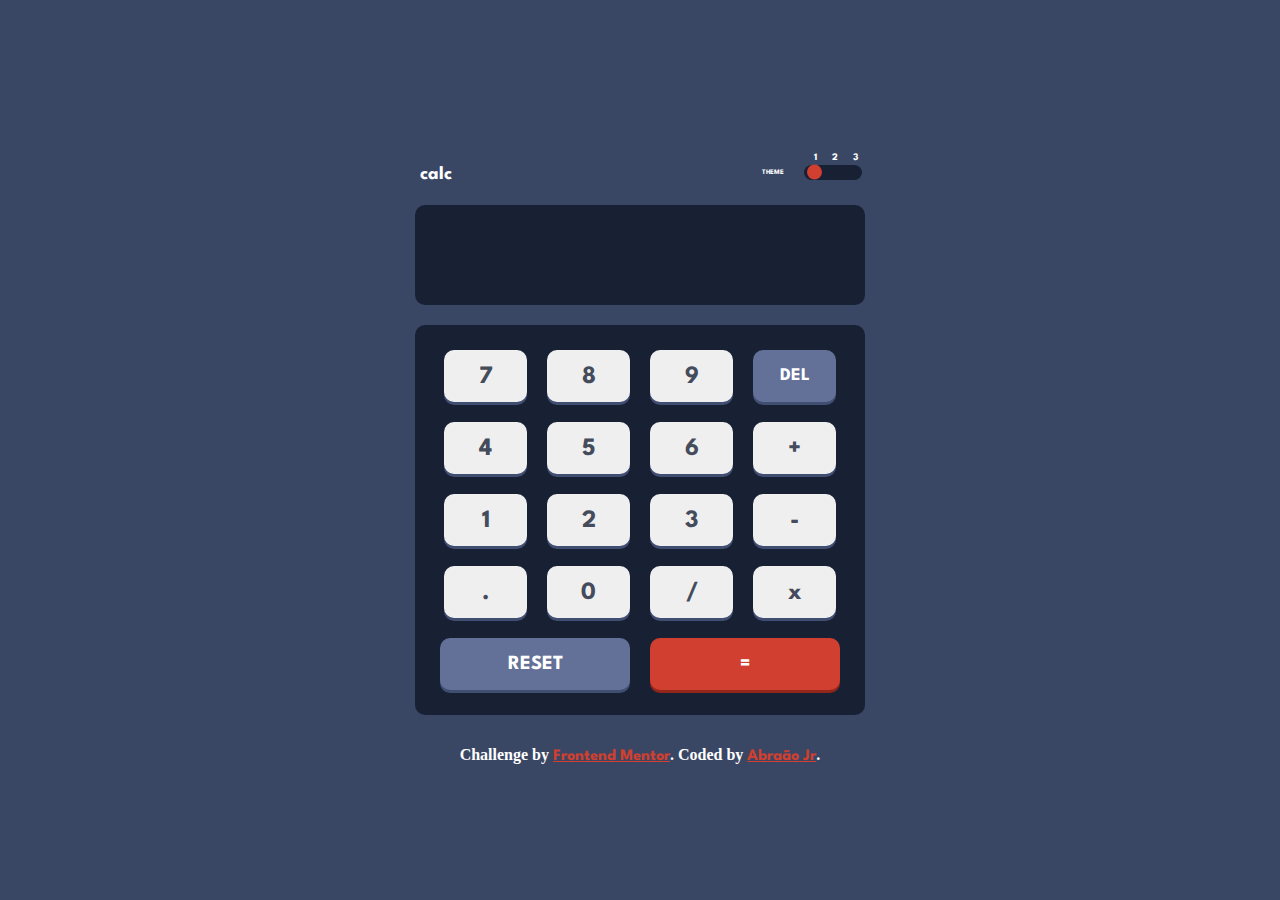
<file: calculator-app-main/index.html>
<!DOCTYPE html>
<html lang="en">

<head>
  <meta charset="UTF-8">
  <meta name="viewport" content="width=device-width, initial-scale=1.0">
  <link rel="stylesheet" href="style.css" />
  <link rel="icon" type="image/png" sizes="32x32" href="./images/favicon-32x32.png">
  <script src="app.js" defer></script>
  <title>Frontend Mentor | Calculator app</title> 
</head>

<body>
  <div>
    <div class="container">
      <div class="title">
        <h3>calc</h3>
      </div>
      <div class="num-toggle">
        <div class="right">
          <p id="one">1</p>
          <p id="two">2</p>
          <p id="three">3</p>
        </div>
      </div>
      <div class="control">
        <p>THEME</p>
        <div class="box">
          <div id="circle"></div>
        </div>
      </div>

      <div class="screen">
        <form name="calc">
          <input type="text" name="text" readonly id="screen">
        </form>
      </div>
      <div class="buttons-body">
        <div class="bttns">
          <button class="num" onclick="document.calc.text.value+='7'">7</button>
          <button class="num" onclick="document.calc.text.value+='8'">8</button>
          <button class="num" onclick="document.calc.text.value+='9'">9</button>
          <button class="delete" onclick="del()">DEL</button>
          <button class="num" onclick="document.calc.text.value+='4'">4</button>
          <button class="num" onclick="document.calc.text.value+='5'">5</button>
          <button class="num" onclick="document.calc.text.value+='6'">6</button>
          <button class="caract" onclick="document.calc.text.value+='+'">+</button>
          <button class="num" onclick="document.calc.text.value+='1'">1</button>
          <button class="num" onclick="document.calc.text.value+='2'">2</button>
          <button class="num" onclick="document.calc.text.value+='3'">3</button>
          <button class="caract" onclick="document.calc.text.value+='-'">-</button>
          <button class="caract" onclick="document.calc.text.value+='.'">.</button>
          <button class="num" onclick="document.calc.text.value+='0'">0</button>
          <button class="caract" onclick="document.calc.text.value+='/'">/</button>
          <button class="caract" onclick="document.calc.text.value+='*'">x</button>
          <button class="reset" onclick="reset()">RESET</button>
          <button class="result" onclick="document.calc.text.value= eval(calc.text.value)">=</button>
        </div>
      </div>

      <div class="attribution">
        Challenge by <a href="https://www.frontendmentor.io?ref=challenge" target="_blank">Frontend Mentor</a>.
        Coded by <a href="#">Abraão Jr</a>.
      </div>
    </div>
</body>

</html>
</file>
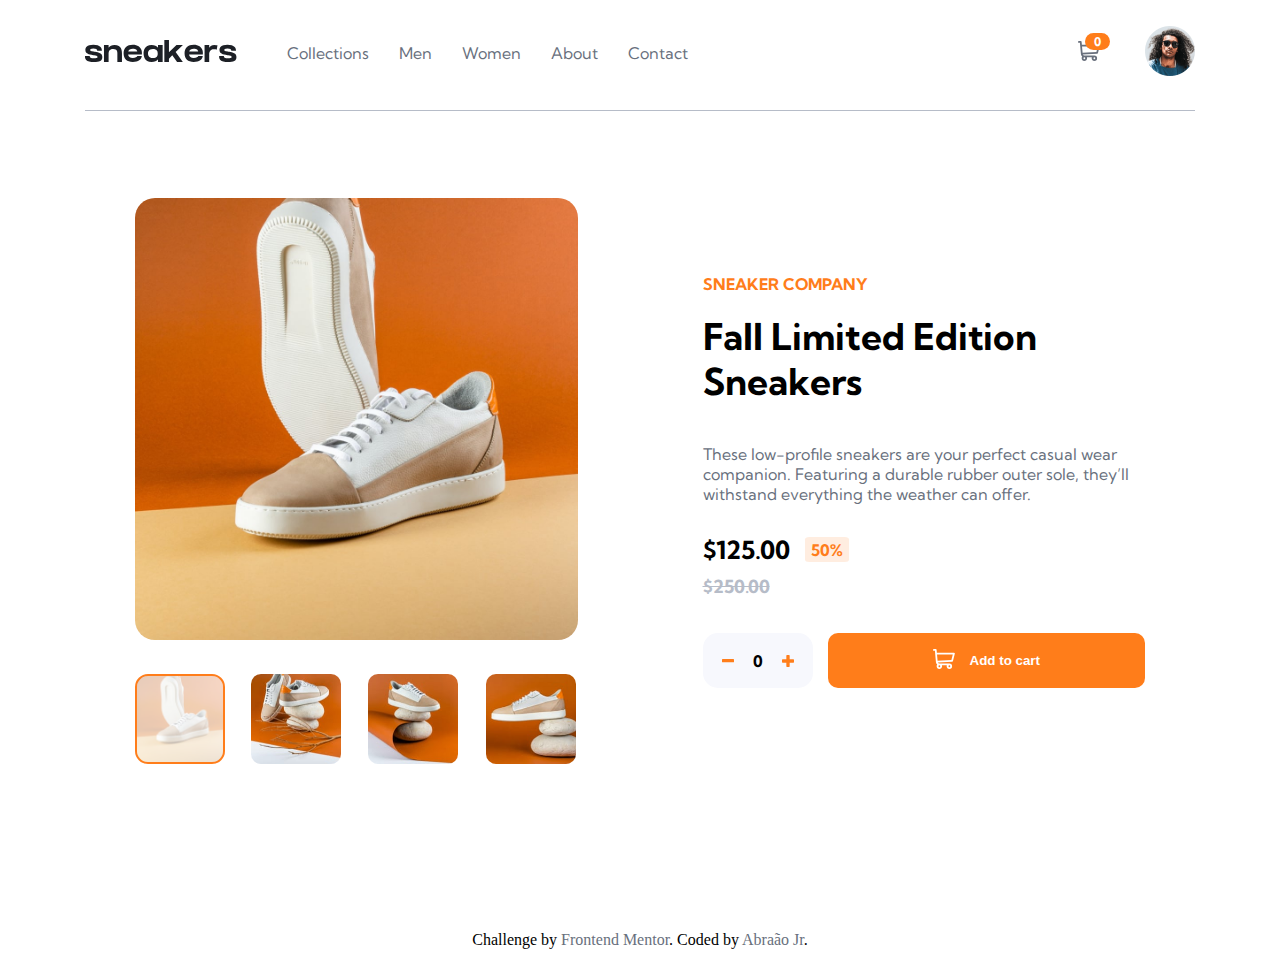
<file: ecommerce-product-page-main/index.html>
<!DOCTYPE html>
<html lang="en">

<head>
  <meta charset="UTF-8" />
  <meta name="viewport" content="width=device-width, initial-scale=1.0" />


  <link rel="icon" type="image/png" sizes="32x32" href="./images/favicon-32x32.png" />

  <title>Frontend Mentor | E-commerce product page</title>
  <link rel="stylesheet" type="text/css" media="screen" href="main.css" />
  <script src="main.js" defer></script>
  <script src="slider.js" defer></script>
  <script src="cart.js" defer></script>
</head>

<body>
  <div class="container">
    <header>
      <nav class="navbar">
        <section class="nav-first">
          <svg class="menu-icon" width="16" height="15" xmlns="http://www.w3.org/2000/svg">
            <path d="M16 12v3H0v-3h16Zm0-6v3H0V6h16Zm0-6v3H0V0h16Z" fill="#69707D" fill-rule="evenodd" />
          </svg>
          <div class="logo">
            <img src="images/logo.svg" alt="sneakers logo" />
          </div>
          <div class="backdrop"></div>
          <div class="nav-links">
            <svg class="close-icon" width="14" height="15" xmlns="http://www.w3.org/2000/svg">
              <path
                d="m11.596.782 2.122 2.122L9.12 7.499l4.597 4.597-2.122 2.122L7 9.62l-4.595 4.597-2.122-2.122L4.878 7.5.282 2.904 2.404.782l4.595 4.596L11.596.782Z"
                fill="#69707D" fill-rule="evenodd" />
            </svg>
            <a href="#">Collections</a>
            <a href="#">Men</a>
            <a href="#">Women</a>
            <a href="#">About</a>
            <a href="#">Contact</a>
          </div>
        </section>
        <section class="nav-second">
          <div class="cart">
            <img class="cart-icon" src="images/icon-cart.svg" alt="cart icon" />
            <div class="cart-container">
              <div class="cart-title">Cart</div>
              <div class="cart-items empty">
                <p class="cart-empty">Your cart is empty</p>
              </div>
              <button class="checkout empty">Checkout</button>
            </div>
            <div class="cart-count">
              <span class="qty">0</span>
            </div>
          </div>
          <div class="avatar">
            <img src="images/image-avatar.png" alt="avatar" />
          </div>
        </section>
      </nav>
    </header>

    <section class="main">
      <div class="default gallery">
        <div class="main-img">
          <img class="active" src="images/image-product-1.jpg" alt="product-img" />
          <img src="images/image-product-2.jpg" alt="product-img" />
          <img src="images/image-product-3.jpg" alt="product-img" />
          <img src="images/image-product-4.jpg" alt="product-img" />
        </div>
        <div class="thumb-list">
          <div class="active">
            <img src="images/image-product-1-thumbnail.jpg" alt="product-img" />
          </div>
          <div>
            <img src="images/image-product-2-thumbnail.jpg" alt="product-img" />
          </div>
          <div>
            <img src="images/image-product-3-thumbnail.jpg" alt="product-img" />
          </div>
          <div>
            <img src="images/image-product-4-thumbnail.jpg" alt="product-img" />
          </div>
        </div>
      </div>

      <div class="lightbox">
        <div class="gallery">
          <div class="main-img">

            <span class="icon-close">
              <svg width="14" height="15" xmlns="http://www.w3.org/2000/svg">
                <path
                  d="m11.596.782 2.122 2.122L9.12 7.499l4.597 4.597-2.122 2.122L7 9.62l-4.595 4.597-2.122-2.122L4.878 7.5.282 2.904 2.404.782l4.595 4.596L11.596.782Z"
                  fill="#69707D" fill-rule="evenodd" />
              </svg>
            </span>
            <span class="icon-prev">
              <svg width="12" height="18" xmlns="http://www.w3.org/2000/svg">
                <path d="M11 1 3 9l8 8" stroke="#1D2026" stroke-width="3" fill="none" fill-rule="evenodd" />
              </svg>
            </span>
            <span class="icon-next">
              <svg width="13" height="18" xmlns="http://www.w3.org/2000/svg">
                <path d="m2 1 8 8-8 8" stroke="#1D2026" stroke-width="3" fill="none" fill-rule="evenodd" />
              </svg>
            </span>

            <img class="active" src="images/image-product-1.jpg" alt="product-img" />
            <img src="images/image-product-2.jpg" alt="product-img" />
            <img src="images/image-product-3.jpg" alt="product-img" />
            <img src="images/image-product-4.jpg" alt="product-img" />
          </div>
          <div class="thumb-list">
            <div class="active">
              <img src="images/image-product-1-thumbnail.jpg" alt="product-img" />
            </div>
            <div>
              <img src="images/image-product-2-thumbnail.jpg" alt="product-img" />
            </div>
            <div>
              <img src="images/image-product-3-thumbnail.jpg" alt="product-img" />
            </div>
            <div>
              <img src="images/image-product-4-thumbnail.jpg" alt="product-img" />
            </div>
          </div>
        </div>
      </div>

      <div class="content">
        <h3>SNEAKER COMPANY</h3>
        <h2 class="product-name">Fall Limited Edition Sneakers</h2>
        <p class="product-desc">
          These low-profile sneakers are your perfect casual wear companion.
          Featuring a durable rubber outer sole, they’ll withstand everything
          the weather can offer.
        </p>
        <div class="price-info">
          <div class="price">
            <span class="current-price">$125.00</span>
            <span class="discount">50%</span>
          </div>
          <div class="prev-price">$250.00</div>
        </div>
        <div class="add-to-cart-container">
          <div class="counter">
            <button class="minus">
              <svg width="12" height="4" xmlns="http://www.w3.org/2000/svg" xmlns:xlink="http://www.w3.org/1999/xlink">
                <defs>
                  <path
                    d="M11.357 3.332A.641.641 0 0 0 12 2.69V.643A.641.641 0 0 0 11.357 0H.643A.641.641 0 0 0 0 .643v2.046c0 .357.287.643.643.643h10.714Z"
                    id="a" />
                </defs>
                <use fill="#FF7E1B" fill-rule="nonzero" xlink:href="#a" />
              </svg>
            </button>
            <span class="count">0</span>
            <button class="plus">
              <svg width="12" height="12" xmlns="http://www.w3.org/2000/svg" xmlns:xlink="http://www.w3.org/1999/xlink">
                <defs>
                  <path
                    d="M12 7.023V4.977a.641.641 0 0 0-.643-.643h-3.69V.643A.641.641 0 0 0 7.022 0H4.977a.641.641 0 0 0-.643.643v3.69H.643A.641.641 0 0 0 0 4.978v2.046c0 .356.287.643.643.643h3.69v3.691c0 .356.288.643.644.643h2.046a.641.641 0 0 0 .643-.643v-3.69h3.691A.641.641 0 0 0 12 7.022Z"
                    id="b" />
                </defs>
                <use fill="#FF7E1B" fill-rule="nonzero" xlink:href="#b" />
              </svg>
            </button>
          </div>
          <button class="add-to-cart">
            <span>
              <svg width="22" height="20" xmlns="http://www.w3.org/2000/svg">
                <path
                  d="M20.925 3.641H3.863L3.61.816A.896.896 0 0 0 2.717 0H.897a.896.896 0 1 0 0 1.792h1l1.031 11.483c.073.828.52 1.726 1.291 2.336C2.83 17.385 4.099 20 6.359 20c1.875 0 3.197-1.87 2.554-3.642h4.905c-.642 1.77.677 3.642 2.555 3.642a2.72 2.72 0 0 0 2.717-2.717 2.72 2.72 0 0 0-2.717-2.717H6.365c-.681 0-1.274-.41-1.53-1.009l14.321-.842a.896.896 0 0 0 .817-.677l1.821-7.283a.897.897 0 0 0-.87-1.114ZM6.358 18.208a.926.926 0 0 1 0-1.85.926.926 0 0 1 0 1.85Zm10.015 0a.926.926 0 0 1 0-1.85.926.926 0 0 1 0 1.85Zm2.021-7.243-13.8.81-.57-6.341h15.753l-1.383 5.53Z"
                  fill="#69707D" fill-rule="nonzero" />
              </svg>
            </span>
            <span>Add to cart</span>
          </button>
        </div>
      </div>
    </section>
  </div>
  <div class="attribution">
    Challenge by <a href="https://www.frontendmentor.io?ref=challenge" target="_blank">Frontend Mentor</a>.
    Coded by <a href="#">Abraão Jr</a>.
  </div>
</body>

</html>
</file>
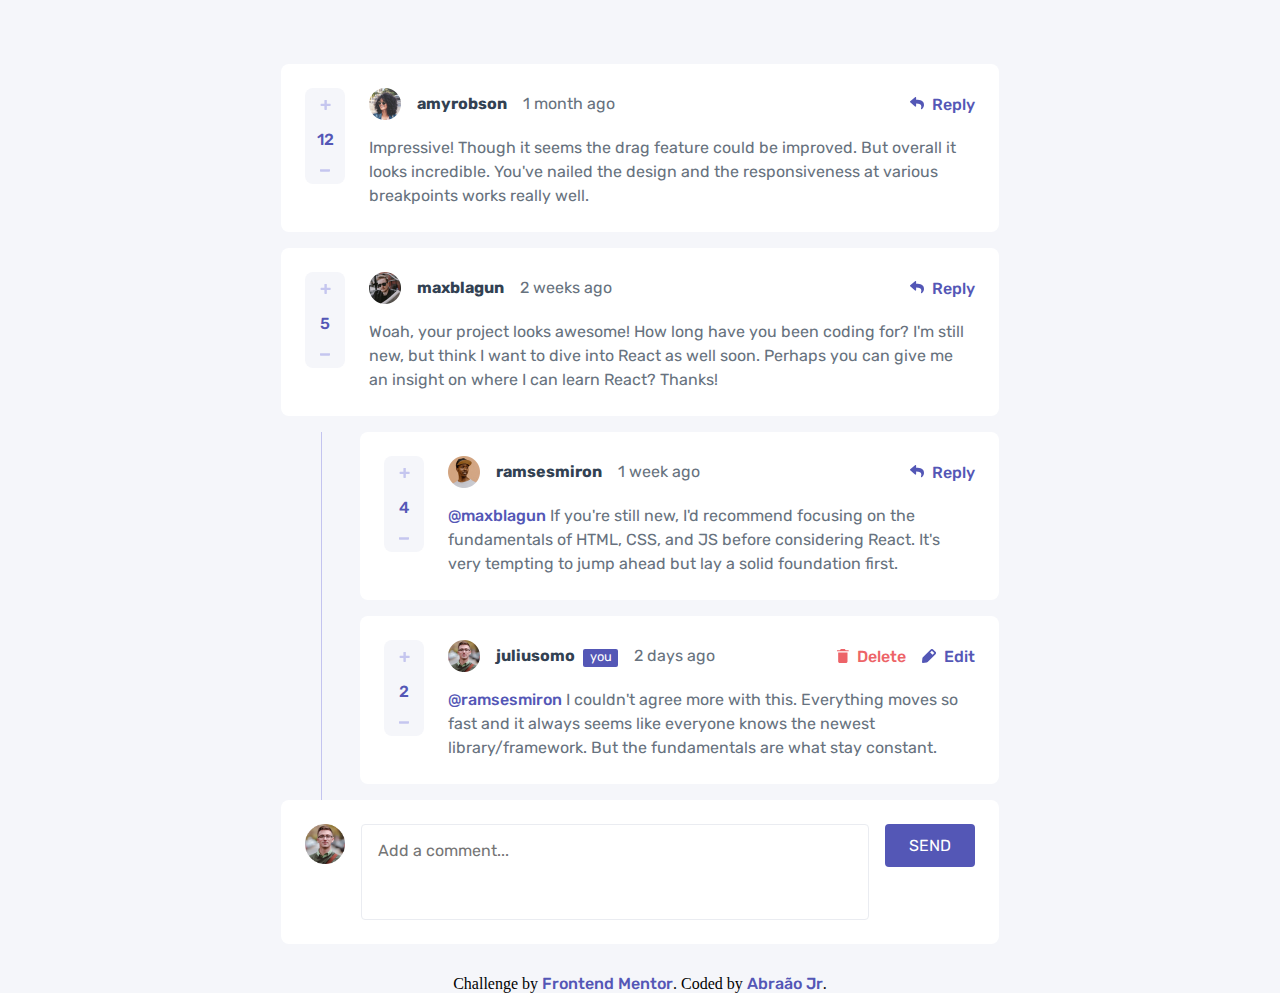
<file: interactive-comments-section-main/index.html>
<!DOCTYPE html>
<html lang="en">

<head>
  <meta charset="UTF-8" />
  <meta name="viewport" content="width=device-width, initial-scale=1.0" />
  <link rel="icon" type="image/png" sizes="32x32" href="./images/favicon-32x32.png" />
  <title>Frontend Mentor | Interactive comments section</title>
  <link rel="stylesheet" href="style.css" />
</head>

<body>
  <template class="reply-input-template">
    <div class="reply-input container">
      <img src="images/avatars/image-juliusomo.webp" alt="" class="usr-img">
      <textarea class="cmnt-input" placeholder="Add a comment..."></textarea>
      <button class="bu-primary">SEND</button>
    </div>
  </template>

  <template class="comment-template">
    <div class="comment-wrp">
      <div class="comment container">
        <div class="c-score">
          <img src="images/icon-plus.svg" alt="plus" class="score-control score-plus">
          <p class="score-number">5</p>
          <img src="images/icon-minus.svg" alt="minus" class="score-control score-minus">
        </div>
        <div class="c-controls">
          <a class="delete"><img src="images/icon-delete.svg" class="control-icon">Delete</a>
          <a class="edit"><img src="images/icon-edit.svg" class="control-icon">Edit</a>
          <a class="reply"><img src="images/icon-reply.svg" class="control-icon">Reply</a>
        </div>
        <div class="c-user">
          <img src="images/avatars/image-maxblagun.webp" class="usr-img">
          <p class="usr-name">maxblagun</p>
          <p class="cmnt-at">2 weeks ago</p>
        </div>
        <p class="c-text">
          <span class="reply-to"></span>
          <span class="c-body"></span>
        </p>
      </div>
      <div class="replies comments-wrp">
      </div>
    </div>
  </template>
  <main>
    <div class="comment-section">

      <div class="comments-wrp">

      </div>
      <div class="reply-input container">
        <img src="images/avatars/image-juliusomo.webp" class="usr-img">
        <textarea class="cmnt-input" placeholder="Add a comment..."></textarea>
        <button class="bu-primary">SEND</button>
      </div>
    </div>

    <div class="modal-wrp invisible">
      <div class="modal container">
        <h3>Delete comment</h3>
        <p>Are you sure you want to delete this comment? This will remove the comment and cant be undone</p>
        <button class="yes">YES, DELETE</button>
        <button class="no">NO, CANCEL</button>
      </div>
    </div>
  </main>
  <script src="app.js"></script>
  <div class="attribution">
    Challenge by <b href="https://www.frontendmentor.io?ref=challenge" target="_blank">Frontend Mentor</b>.
    Coded by <b href="#">Abraão Jr</b>.
  </div>
</body>

</html>
</file>
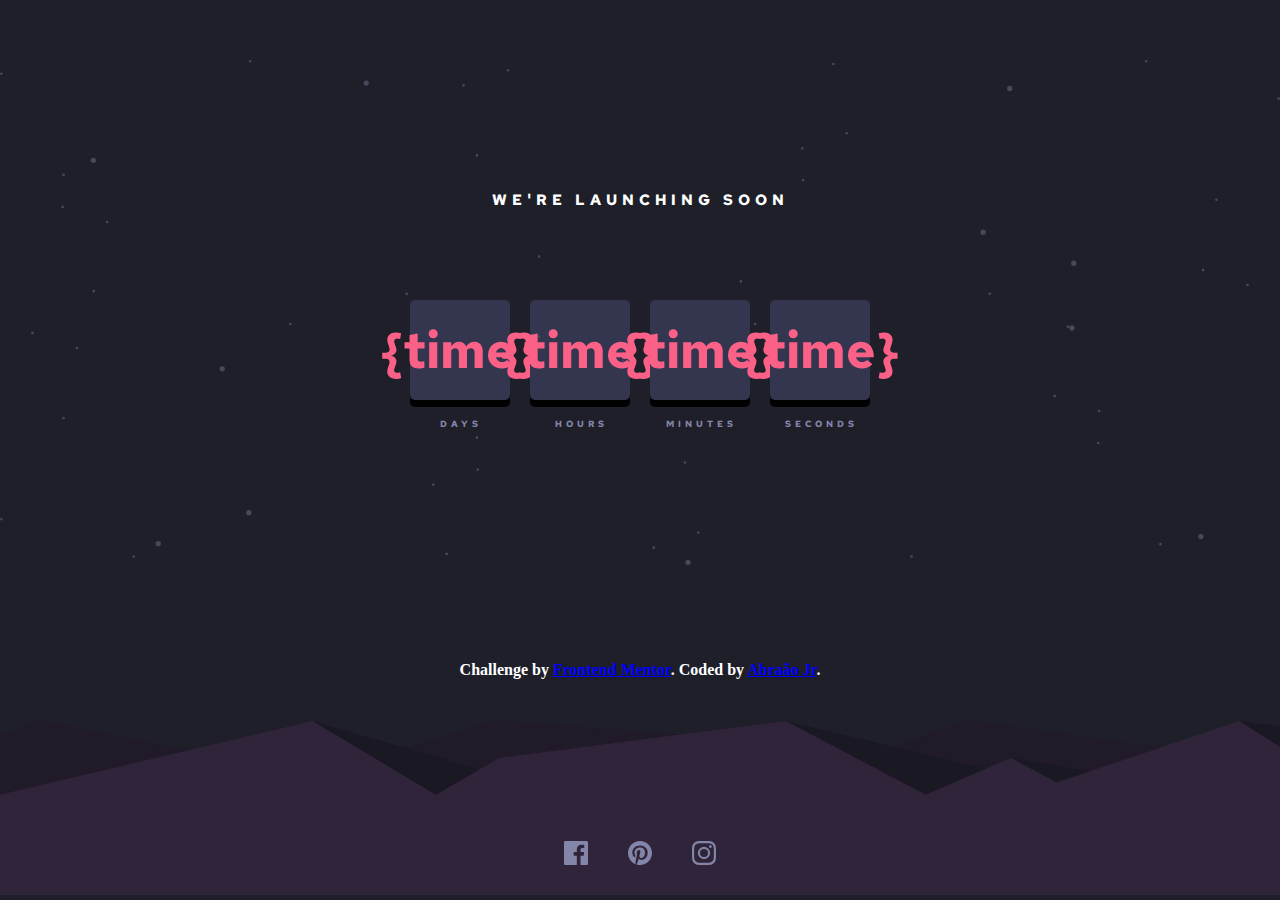
<file: launch-countdown-timer-main/index.html>
<!DOCTYPE html>
<html lang="en">

<head>
  <meta charset="UTF-8">
  <meta http-equiv="X-UA-Compatible" content="IE=edge">
  <meta name="viewport" content="width=device-width, initial-scale=1.0">
  <link rel="icon" type="image/png" sizes="32x32" href="./images/favicon-32x32.png">
  <link rel="stylesheet" href="style.css">
  <title>Frontend Mentor | Launch countdown timer</title>
  <link rel="preconnect" href="https://fonts.googleapis.com">
  <link rel="preconnect" href="https://fonts.gstatic.com" crossorigin>
</head>

<body>

  <div class="container">
    <div class="stars">
      <img src="./images/bg-stars.svg" alt="">
    </div>
    <h1>We're launching soon</h1>

    <div class="countdown">
      <div>
        <p id="days">{time}</p>
        <h3>Days</h3>
      </div>
      <div>
        <p id="hours">{time}</p>
        <h3>Hours</h3>
      </div>
      <div>
        <p id="minutes">{time}</p>
        <h3>Minutes</h3>
      </div>
      <div>
        <p id="seconds">{time}</p>
        <h3>Seconds</h3>
      </div>
    </div>

    <div class="socials">
      <ul>
        <li><img src="./images/icon-facebook.svg" alt=""></li>
        <li><img src="./images/icon-pinterest.svg" alt=""></li>
        <li><img src="./images/icon-instagram.svg" alt=""></li>
      </ul>
    </div>

    <div class="hills">
      <img src="./images/pattern-hills.svg" alt="">
    </div>
  </div>

  <div class="attribution">
    Challenge by <a href="https://www.frontendmentor.io?ref=challenge" target="_blank">Frontend Mentor</a>.
    Coded by <a href="#">Abraão Jr</a>.
  </div>

  <script src="script.js"></script>
</body>

</html>
</file>
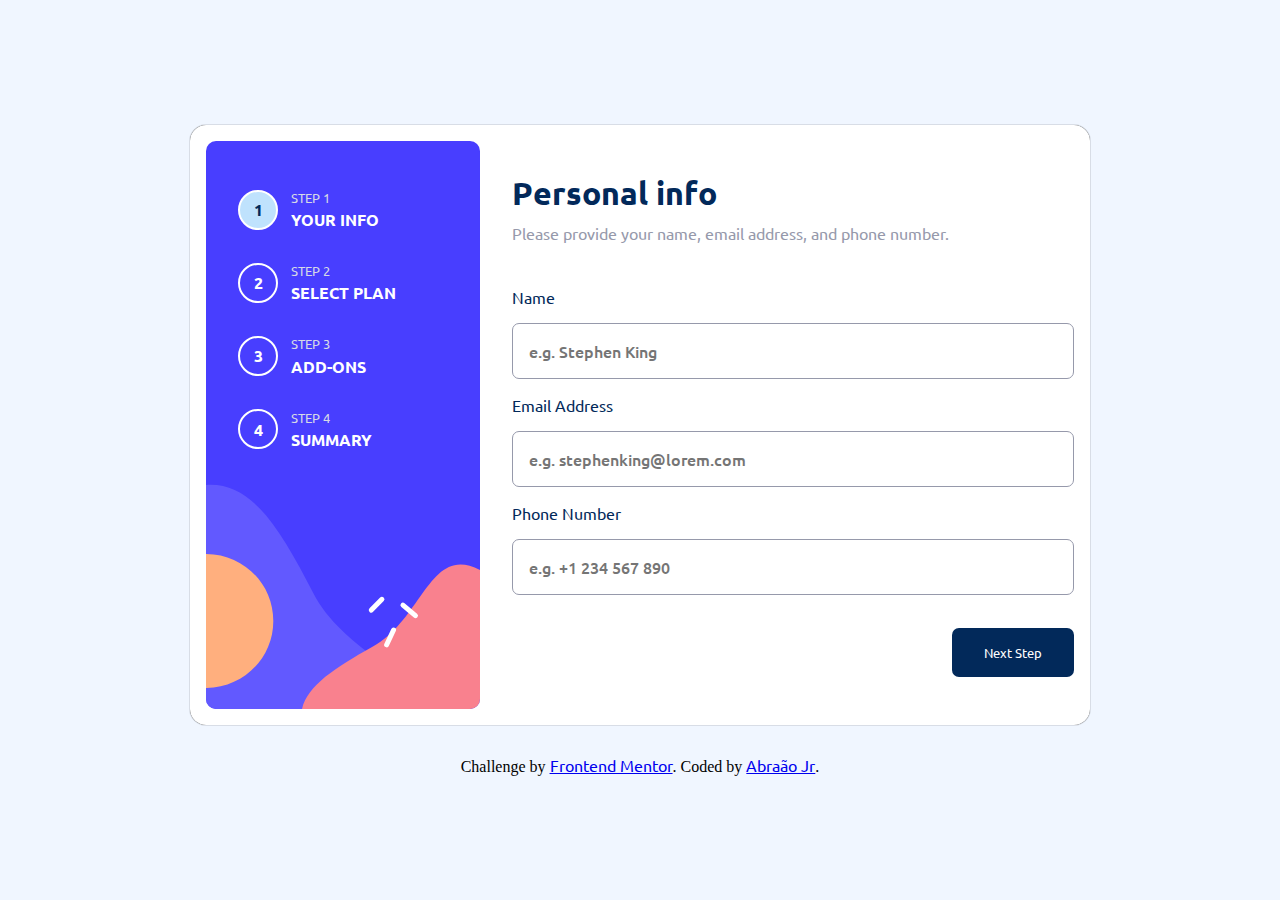
<file: multi-step-form-main/index.html>
<!DOCTYPE html>
<html lang="en">

<head>
  <meta charset="UTF-8" />
  <meta name="viewport" content="width=device-width, initial-scale=1.0" />
  <link rel="icon" type="image/png" sizes="32x32" href="./images/favicon-32x32.png" />
  <link rel="preconnect" href="https://fonts.googleapis.com" />
  <link rel="preconnect" href="https://fonts.gstatic.com" crossorigin />
  <link href="https://fonts.googleapis.com/css2?family=Ubuntu:wght@400;500;700&display=swap" rel="stylesheet" />
  <title>Frontend Mentor | Multi-step form</title>
  <link rel="stylesheet" href="style.css" />
  <script src="app.js" defer></script>
</head>

<body>
  <div>
    <div class="form">
      <div class="form-container">

        <div class="form-sidebar">
          <div class="step active">
            <div class="circle">1</div>
            <div class="step-content">
              <span>Step 1</span>
              <b>Your info</b>
            </div>
          </div>
          <div class="step">
            <div class="circle">2</div>
            <div class="step-content">
              <span>Step 2</span>
              <b>Select plan</b>
            </div>
          </div>
          <div class="step">
            <div class="circle">3</div>
            <div class="step-content">
              <span>Step 3</span>
              <b>Add-ons</b>
            </div>
          </div>
          <div class="step">
            <div class="circle">4</div>
            <div class="step-content">
              <span>Step 4</span>
              <b>Summary</b>
            </div>
          </div>
        </div>

        <div class="stp step-1">
          <div class="header">
            <h1 class="title">Personal info</h1>
            <p class="exp">
              Please provide your name, email address, and phone number.
            </p>
          </div>
          <form>
            <div class="label">
              <label for="name">Name</label>
              <p class="error">This Field Is Required</p>
            </div>
            <input required type="text" id="name" placeholder="e.g. Stephen King" />
            <div class="label">
              <label for="email">Email Address</label>
              <p class="error">This Field Is Required</p>
            </div>
            <input required type="text" id="email" placeholder="e.g. stephenking@lorem.com" />
            <div class="label">
              <label for="phone">Phone Number</label>
              <p class="error">This Field Is Required</p>
            </div>
            <input required type="tel" id="phone" placeholder="e.g. +1 234 567 890" />
          </form>
          <div class="btns">
            <button class="next-stp" type="submit">Next Step</button>
          </div>
        </div>

        <div class="stp step-2">
          <div class="header">
            <h1 class="title">Select your plan</h1>
            <p class="exp">You have the option of monthly or yearly billing.</p>
          </div>
          <form>
            <div class="plan-card selected">
              <img src="./assets/images/icon-arcade.svg" alt="arcade" />
              <div class="plan-info chosen">
                <b>Arcade</b>
                <span class="plan-priced">$9/mo</span>
              </div>
            </div>
            <div class="plan-card">
              <img src="./assets/images/icon-advanced.svg" alt="arcade" />
              <div class="plan-info">
                <b>Advanced</b>
                <span class="plan-priced">$12/mo</span>
              </div>
            </div>
            <div class="plan-card">
              <img src="./assets/images/icon-pro.svg" alt="arcade" />
              <div class="plan-info">
                <b>Pro</b>
                <span class="plan-priced">$15/mo</span>
              </div>
            </div>
          </form>
          <div class="switcher">
            <p class="monthly sw-active">Monthly</p>
            <label class="switch">
              <input type="checkbox" />
              <span class="slider round"></span>
            </label>
            <p class="yearly">Yearly</p>
          </div>
          <div class="btns">
            <button class="prev-stp" type="button">Go Back</button>
            <button class="next-stp" type="submit">Next Step</button>
          </div>
        </div>

        <div class="stp step-3">
          <div class="header">
            <h1 class="title">Pick add-ons</h1>
            <p class="exp">Add-ons help enhance your gaming experience.</p>
          </div>
          <form>
            <div class="box" data-id="1">
              <input type="checkbox" id="online" />
              <div class="description">
                <label for="online">Online service</label>
                <small>Access to multiplayer games</small>
              </div>
              <p class="price">+$1/mo</p>
            </div>
            <div class="box" data-id="2">
              <input type="checkbox" id="larger" />
              <div class="description">
                <label for="larger">Larger storage</label>
                <small>Extra 1TB of cloud save</small>
              </div>
              <p class="price">+$2/mo</p>
            </div>
            <div class="box" data-id="3">
              <input type="checkbox" id="profile" />
              <div class="description">
                <label for="profile">Customizable Profile</label>
                <small>Custom theme on your profile</small>
              </div>
              <p class="price">+$2/mo</p>
            </div>
          </form>
          <div class="btns">
            <button class="prev-stp" type="button">Go Back</button>
            <button class="next-stp" type="submit">Next Step</button>
          </div>
        </div>

        <div class="stp step-4">
          <div class="header">
            <h1 class="title">Finishing up</h1>
            <p class="exp">
              Double-check everything looks OK before confirming.
            </p>
          </div>
          <div class="selection-box">
            <div class="selection-container">
              <div class="selected-plan">
                <p class="plan-name">Arcade(Monthly)</p>
                <p class="plan-price">$9/mo</p>
              </div>
              <hr />
              <div class="addons">
                <template>
                  <div class="selected-addon">
                    <span class="service-name">Online serivice</span>
                    <span class="servic-price">+$1/mo</span>
                  </div>
                </template>
              </div>
            </div>
            <p class="total">Total (per month) <b>+$12/mo</b></p>
          </div>
          <div class="btns">
            <button class="prev-stp" type="button">Go Back</button>
            <button class="next-stp" type="submit">Next Step</button>
          </div>
        </div>

        <div class="stp step-5">
          <img src="./assets/images/icon-thank-you.svg" alt="" />
          <div class="header">
            <h1 class="title">Thank you!</h1>
            <p class="exp">
              Thanks for confirming your subscription! We hope you have fun
              using our platform. If you ever need support, please feel free to
              email us at support@loremgaming.com.
            </p>
          </div>
          <button class="next-stp"></button>
        </div>

      </div>
    </div>
    <div class="attribution">
      Challenge by <a href="https://www.frontendmentor.io?ref=challenge" target="_blank">Frontend Mentor</a>.
      Coded by <a href="#">Abraão Jr</a>.
    </div>
  </div>
</body>

</html>
</file>
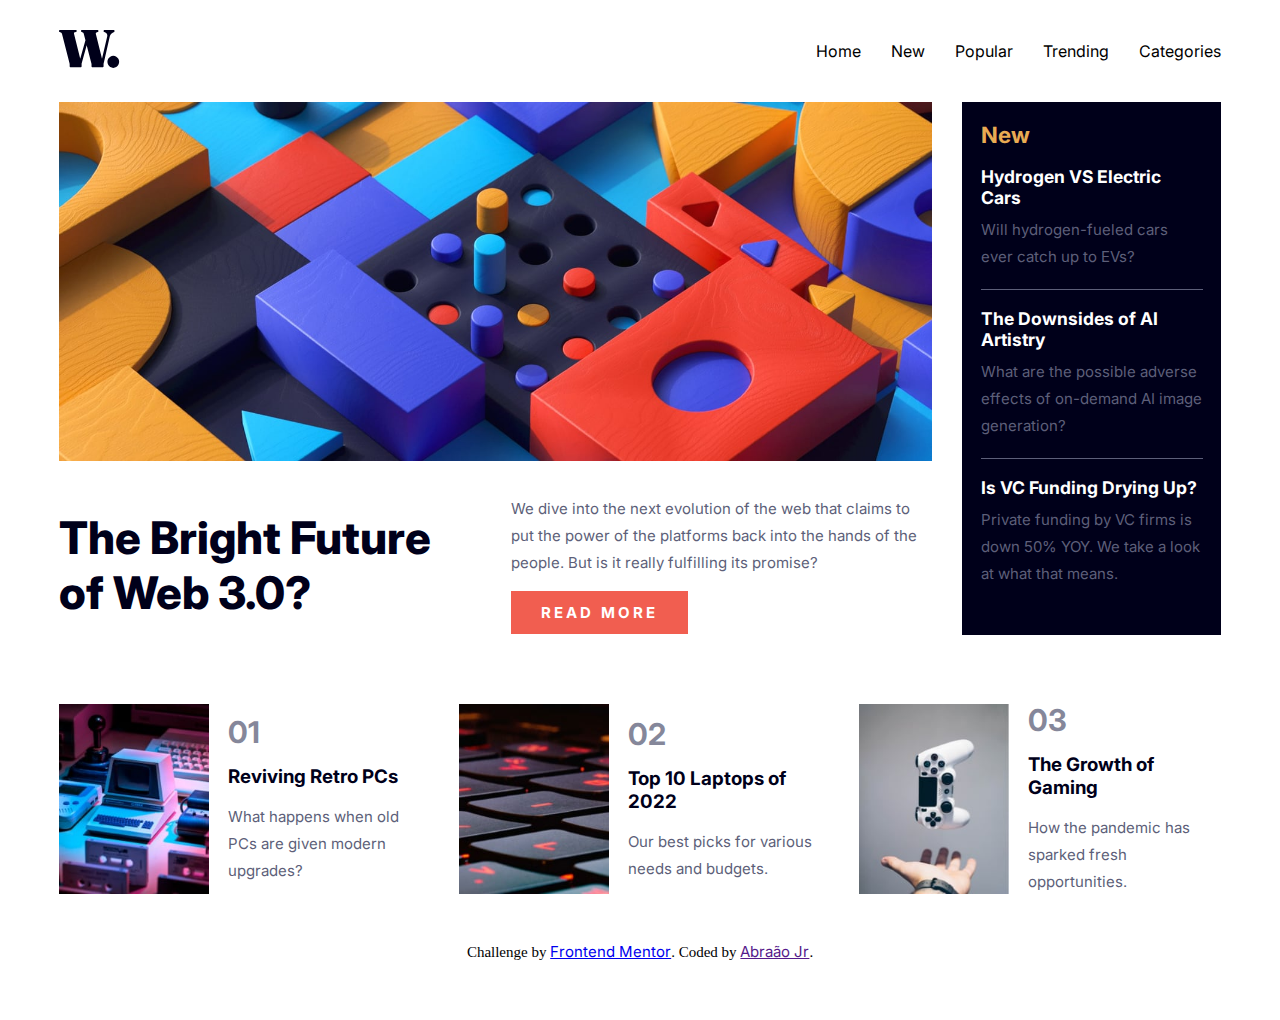
<file: news-homepage-main/index.html>
<!DOCTYPE html>
<html lang="en">

<head>
  <meta charset="UTF-8" />
  <meta name="viewport" content="width=device-width, initial-scale=1.0" />
  <link rel="icon" type="image/png" sizes="32x32" href="./images/favicon-32x32.png" />
  <link rel="stylesheet" href="index.css" />
  <title>Frontend Mentor | News homepage</title>
</head>

<body>
  <header class="header">
    <div>
      <img src="./assets/images/logo.svg" alt="" />
    </div>

    <nav>
      <button id="menu-close">
        <img src="./assets/images/icon-menu-close.svg" alt="" />
      </button>

      <ul>
        <li>Home</li>
        <li>New</li>
        <li>Popular</li>
        <li>Trending</li>
        <li>Categories</li>
      </ul>
    </nav>

    <div class="menu-button">
      <button id="menu-button">
        <img src="./assets/images/icon-menu.svg" alt="" />
      </button>
    </div>
  </header>

  <section class="showcase">
    <div>
      <picture>
        <source media="(min-width: 768px)" srcset="./assets/images/image-web-3-desktop.jpg" />
        <img src="./assets/images/image-web-3-mobile.jpg" alt="" />
      </picture>

      <article>
        <h1>The Bright Future of Web 3.0?</h1>

        <div>
          <p>
            We dive into the next evolution of the web that claims to put the
            power of the platforms back into the hands of the people. But is
            it really fulfilling its promise?
          </p>

          <button>Read more</button>
        </div>
      </article>
    </div>

    <div>
      <h2>New</h2>

      <article>
        <h3>Hydrogen VS Electric Cars</h3>
        <p>Will hydrogen-fueled cars ever catch up to EVs?</p>
      </article>

      <article>
        <h3>The Downsides of AI Artistry</h3>
        <p>
          What are the possible adverse effects of on-demand AI image
          generation?
        </p>
      </article>

      <article>
        <h3>Is VC Funding Drying Up?</h3>
        <p>
          Private funding by VC firms is down 50% YOY. We take a look at what
          that means.
        </p>
      </article>
    </div>
  </section>

  <div class="cards">
    <article>
      <img src="./assets/images/image-retro-pcs.jpg" alt="" />
      <div>
        <span>01</span>
        <h4>Reviving Retro PCs</h4>
        <p>What happens when old PCs are given modern upgrades?</p>
      </div>
    </article>

    <article>
      <img src="./assets/images/image-top-laptops.jpg" alt="" />
      <div>
        <span>02</span>
        <h4>Top 10 Laptops of 2022</h4>
        <p>Our best picks for various needs and budgets.</p>
      </div>
    </article>

    <article>
      <img src="./assets/images/image-gaming-growth.jpg" alt="" />
      <div>
        <span>03</span>
        <h4>The Growth of Gaming</h4>
        <p>How the pandemic has sparked fresh opportunities.</p>
      </div>
    </article>
  </div>

  <div class="attribution">
    Challenge by
    <a href="https://www.frontendmentor.io?ref=challenge" target="_blank">Frontend Mentor</a>. Coded by <a
      href="">Abraão Jr</a>.
  </div>

  <script src="index.js"></script>
</body>

</html>
</file>
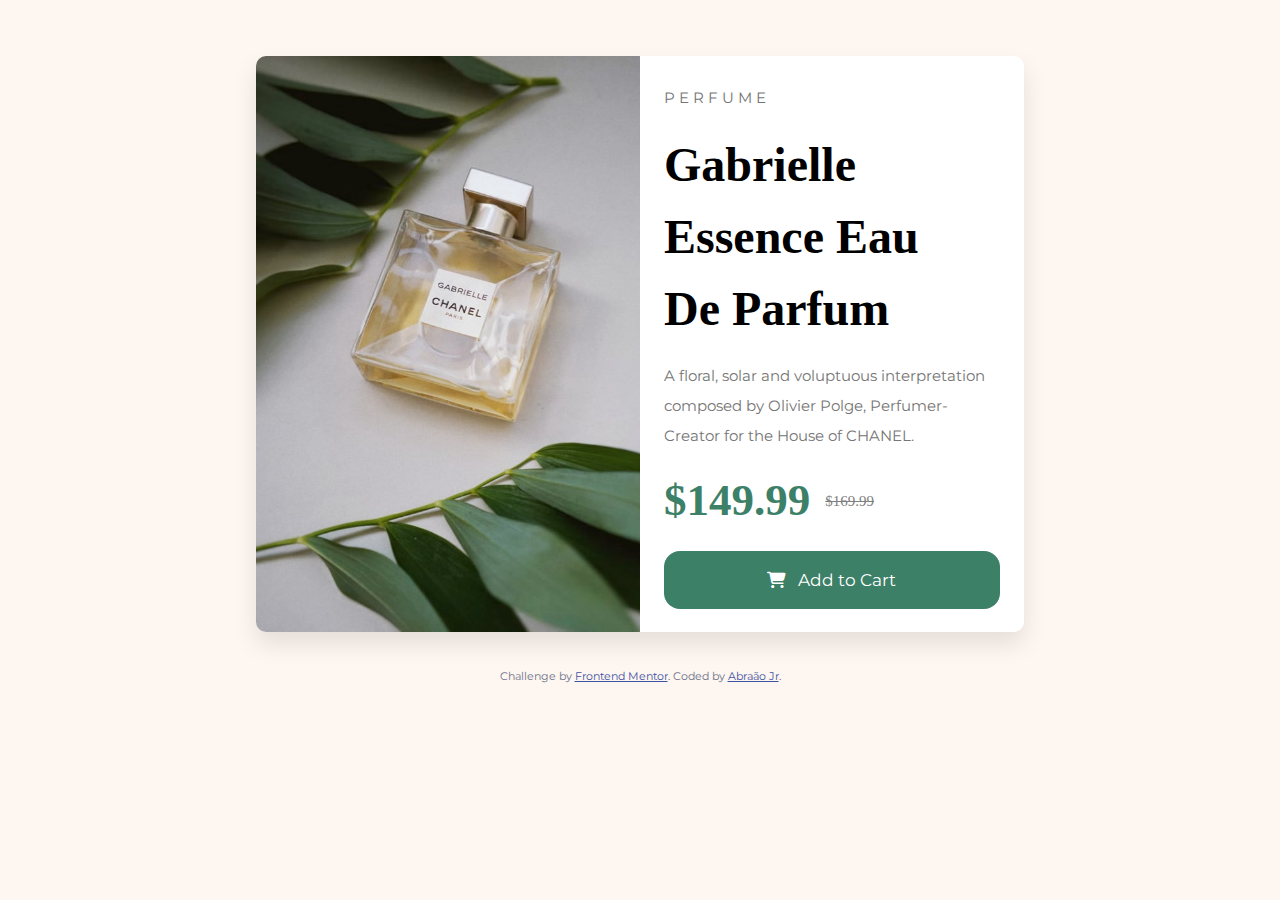
<file: product-preview-card-component-main/index.html>
<!DOCTYPE html>
<html lang="en">

<head>
  <meta charset="UTF-8" />
  <meta name="viewport" content="width=device-width, initial-scale=1.0" />

  <link rel="stylesheet" href="https://www.w3schools.com/w3css/4/w3.css">
  <link rel="stylesheet" href="https://fonts.googleapis.com/css?family=Montserrat">
  <link rel="icon" type="image/png" sizes="32x32" href="./images/favicon-32x32.png" />
  <link rel="stylesheet" href="style.css">
  <link rel="stylesheet" href="https://cdnjs.cloudflare.com/ajax/libs/font-awesome/6.4.2/css/all.min.css">

  <title>Frontend Mentor | Product preview card component</title>

</head>

<body>

  <div class="main-container">
    <div class="w3-row w3-white w3-card-4 w3-margin product-card">
      <div class="w3-half">
        <img src="images/image-product-desktop.jpg" alt="Perfume Gabrielle" class="w3-image product-image">
      </div>
      <div class="w3-half w3-padding-large">
        <p class="w3-text-grey w3-margin-bottom">P E R F U M E</p>
        <h2 class="w3-xxxlarge w3-margin-bottom">Gabrielle Essence Eau De Parfum</h2>
        <p class="w3-text-grey w3-margin-bottom">
          A floral, solar and voluptuous interpretation composed by Olivier Polge,
          Perfumer-Creator for the House of CHANEL.
        </p>
        <div class="w3-margin-bottom price-container">
          <span class="price-now">$149.99</span>
          <span class="price-before">$169.99</span>
        </div>
        <button class="w3-button w3-round-xlarge w3-block buy-btn">
          <i class="fa-solid fa-cart-shopping"></i> Add to Cart
        </button>
      </div>
    </div>

    <div class="attribution">
      Challenge by <a href="https://www.frontendmentor.io?ref=challenge" target="_blank">Frontend Mentor</a>.
      Coded by <a href="#">Abraão Jr</a>.
    </div>
  </div>

</body>

</html>
</file>
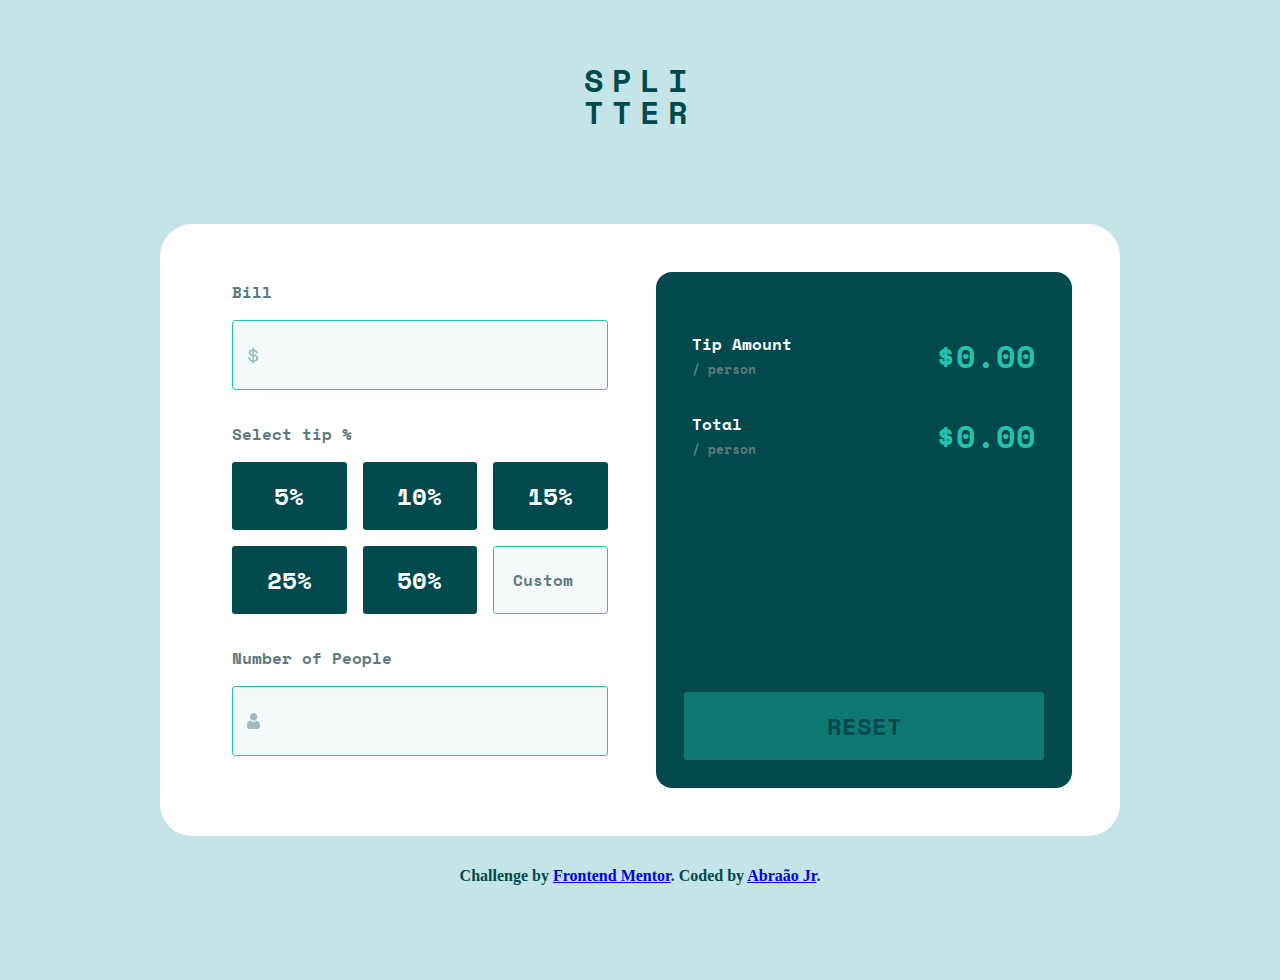
<file: tip-calculator-app-main/index.html>
<!DOCTYPE html>
<html lang="en">

<head>
  <meta charset="UTF-8" />
  <meta name="viewport" content="width=device-width, initial-scale=1.0" />
  <link rel="stylesheet" href="style.css">
  <link rel="stylesheet" href="https://fonts.googleapis.com/css?family=Montserrat">
  <link rel="icon" type="image/png" sizes="32x32" href="./images/favicon-32x32.png" />
  <script src="script.js" defer></script>
  <title>Frontend Mentor | Tip calculator app</title>
</head>

<body>

  <main>
    <h1 class="title">SPLI <br> TTER</h1>

    <div class="tip-container grid">
      <div class="space-column grid">
        <form>
          <div>
            <label for="billinput">Bill</label>
            <input type="number" name="bill-import" id="billInput">
          </div>

          <div class="space">
            <label for="select-tip">Select tip %</label>

            <div class="grid select-buttons">
              <button class="select-tip-button">5%</button>
              <button class="select-tip-button">10%</button>
              <button class="select-tip-button">15%</button>
              <button class="select-tip-button">25%</button>
              <button class="select-tip-button">50%</button>
              <input type="number" name="custom-input" placeholder="Custom" id="customInput" class="custom-input">
            </div>
          </div>

          <div>
            <label for="peopleinput">Number of People</label>
            <input type="number" name="number-of-people" id="peopleInput">
          </div>
      </div>

      </form>

      <div class="total-container grid">
        <div class="flex result-box">
          <div>
            <div class="flex small-total">
              <p class="total-heading">Tip Amount <br> <small>/ person</small></p>
              <p class="total-amount">$0.00</p>
            </div>

            <div class="flex small-total">
              <p class="total-heading">Total <br> <small>/ person</small></p>
              <p class="total-amount-person">$0.00</p>
            </div>
          </div>
          <button class="reset-btn" type="reset">Reset</button>
        </div>

      </div>
    </div>
  </main>

  <div class="attribution">
    Challenge by <a href="https://www.frontendmentor.io?ref=challenge" target="_blank">Frontend Mentor</a>.
    Coded by <a href="#">Abraão Jr</a>.
  </div>
</body>

</html>
</file>
<file: calculator-app-main/style.css>
@import url('https://fonts.googleapis.com/css2?family=Spartan:wght@700&display=swap');

* {
    padding: 0;
    margin: 0;
    box-sizing: border-box;
    font-family: 'Spartan', sans-serif;
    color: hsl(221, 14%, 31%);
    font-weight: 700;
}

body {
    width: 100%;
    max-width: 1440px;
    background-color: hsl(222, 26%, 31%);
    height: 100vh;
    display: flex;
    justify-content: center;
    align-items: center;
    flex-direction: column;
}

body.active1 {
    background-color: hsl(0, 0%, 90%);
}

body.active2 {
    background-color: hsl(268, 75%, 9%);
}

.attribution {
    font-family: fraunces;
    text-align: center;
    line-height: 1;
    margin-top: 2rem;
    color: white;
}

body.active1 .attribution {
    color: hsl(60, 10%, 19%);
}

body.active2 .attribution {
    color: hsl(52, 100%, 62%);
}

a {
    color: hsl(6, 63%, 50%);
}

body.active1 a {
    color: hsl(25, 98%, 40%);
}

body.active2 a {
    color: hsl(176, 100%, 44%);
}

.title h3 {
    position: relative;
    top: 30px;
}

body.active1 .title h3 {
    color: hsl(60, 10%, 19%);
}

body.active2 .title h3 {
    color: hsl(52, 100%, 62%);
}

.num-toggle {
    display: flex;
    justify-content: flex-end;
}

.right {
    display: flex;
    justify-content: flex-end;
}

body.active1 .right p {
    color: hsl(60, 10%, 19%);
}

body.active2 .right p {
    color: hsl(52, 100%, 62%);
}

.num-toggle p {
    margin: 0 7px;
    color: white;
    font-size: 10px;
    cursor: pointer;
    margin-left: 8px;
    margin-bottom: 3px;
}

h3 {
    color: white;
    margin-left: 5px;
}

body.active1 .num-toggle h3 {
    color: hsl(60, 10%, 19%);
}

body.active2 .num-toggle h3 {
    color: hsl(52, 100%, 62%);
}

.control {
    display: flex;
    justify-content: flex-end;
}

.control .box {
    width: 58px;
    height: 15px;
    background-color: hsl(224, 36%, 15%);
    border-radius: 30px;
    margin-right: 3px;
    position: relative;
}

body.active1 .control .box {
    background-color: hsl(0, 5%, 81%);
}

body.active2 .control .box {
    background-color: hsl(268, 71%, 12%);
}

.control #circle {
    width: 15px;
    height: 15px;
    background-color: hsl(6, 63%, 50%);
    position: absolute;
    top: 50%;
    left: 3px;
    transform: translateY(-50%);
    z-index: 1;
    border-radius: 50%;
}

body.active1 .control #circle {
    background-color: hsl(25, 98%, 40%);
}

body.active2 .control #circle {
    background-color: hsl(176, 100%, 44%);
}

.control p {
    color: white;
    font-size: 7px;
    cursor: pointer;
    margin-right: 20px;
    margin-top: 4px;
}

body.active1 .control p {
    color: hsl(60, 10%, 19%);
}

body.active2 .control p {
    color: hsl(52, 100%, 62%);
}

.screen {
    width: 450px;
}

#screen {
    width: 100%;
    height: 100px;
    background-color: hsl(224, 36%, 15%);
    border-radius: 10px;
    margin-top: 25px;
    border: 0;
    color: white;
    text-align: right;
    font-size: 35px;
    padding-right: 25px;
}

body.active1 #screen {
    background-color: hsl(0, 0%, 93%);
    color: hsl(60, 10%, 19%);
}

body.active2 #screen {
    background-color: hsl(268, 71%, 12%);
    color: hsl(52, 100%, 62%);
}

button {
    width: 83px;
    height: 52px;
    padding: 15px;
    outline: none;
    cursor: pointer;
    border: 0;
    border-radius: 10px;
    box-shadow: 0px 3px 0px 0px hsl(224, 28%, 35%);
    margin: 10px 10px;
    font-size: 20px;
}

button:hover {
    background-color: white;
}

body.active1 button {
    box-shadow: 0px 3px 0px 0px hsl(35, 11%, 61%);
    color: hsl(60, 10%, 19%);
}

body.active1 button:hover {
    background-color: white;
}

body.active2 button {
    background-color: hsl(268, 47%, 21%);
    box-shadow: 0px 3px 0px 0px hsl(290, 70%, 36%);
    color: hsl(52, 100%, 62%);
}

body.active2 button:hover {
    background-color: hsl(281, 89%, 26%);
}

.bttns {
    display: flex;
    width: 450px;
    flex-flow: wrap;
    background-color: hsl(224, 36%, 15%);
    padding: 15px 5px;
    margin: 20px 0px;
    align-items: center;
    justify-content: center;
    border-radius: 10px;
}

body.active1 .bttns {
    background-color: hsl(0, 5%, 81%);
}

body.active2 .bttns {
    background-color: hsl(268, 71%, 12%);
}

.num {
    font-size: 25px;
    color: hsl(221, 14%, 31%);
}

.caract {
    font-size: 25px;
    color: hsl(221, 14%, 31%);
}

.delete {
    font-size: 18px;
    background-color: hsl(225, 21%, 49%);
    box-shadow: 0px 3px 0px 0px hsl(224, 28%, 35%);
    color: white;
}

.delete:hover {
     background-color: hsl(225, 21%, 60%);
}

body.active1 .reset,
body.active1 .delete {
    background-color: hsl(185, 42%, 37%);
    box-shadow: 0px 3px 0px 0px hsl(185, 58%, 25%);
    color: hsl(0, 0%, 100%);
}

body.active1 .reset:hover,
body.active1 .delete:hover {
    background-color: hsl(185, 42%, 50%);
}

body.active2 .reset,
body.active2 .delete {
    background-color: hsl(281, 89%, 26%);
    box-shadow: 0px 3px 0px 0px hsl(285, 91%, 52%);
    color: hsl(0, 0%, 100%);
}

body.active2 .reset:hover,
body.active2 .delete:hover {
    background-color: hsl(281, 89%, 40%);
}

.reset {
    width: 190px;
    background-color: hsl(225, 21%, 49%);
    box-shadow: 0px 3px 0px 0px hsl(224, 28%, 35%);
    color: white;
}

.reset:hover {
    background-color: hsl(225, 21%, 60%);
}

.result {
    width: 190px;
    background-color: hsl(6, 63%, 50%);
    box-shadow: 0px 3px 0px 0px hsl(6, 70%, 34%);
    color: white;
}

.result:hover {
    background-color: hsl(6, 63%, 60%);
}

body.active1 .result {
    background-color: hsl(25, 98%, 40%);
    box-shadow: 0px 3px 0px 0px hsl(25, 99%, 27%);
    color: hsl(0, 0%, 100%);
}

body.active1 .result:hover {
    background-color: hsl(25, 98%, 60%);
}

body.active2 .result {
    background-color: hsl(176, 100%, 44%);
    box-shadow: 0px 3px 0px 0px hsl(177, 92%, 70%);
    color: hsl(198, 20%, 13%);
}

body.active2 .result:hover {
    background-color: hsl(176, 100%, 80%);
}
</file>
<file: ecommerce-product-page-main/main.css>
@import url("https://fonts.googleapis.com/css2?family=Kumbh+Sans:wght@400;700&display=swap");

*,
*::before,
*::after {
  margin: 0;
  padding: 0;
  box-sizing: border-box;
}

:root {
  --orange: hsl(26, 100%, 55%);
  --pale-orange: hsl(25, 100%, 94%);
  --very-dark-blue: hsl(220, 13%, 13%);
  --dark-grayish-blue: hsl(219, 9%, 45%);
  --grayish-blue: hsl(220, 14%, 75%);
  --light-grayish-blue: hsl(223, 64%, 98%);
  --white: hsl(0, 0%, 100%);
  --black: hsl(0, 0%, 0%);
  --black-with-opacity: hsla(0, 0%, 0%, 0.75);
}

html {
  font-family: "Kumbh Sans", sans-serif;
}

a {
  text-decoration: none;
  color: var(--dark-grayish-blue);
}

body {
  min-height: 100vh;
  min-width: 100vw;
  position: relative;
}

.attribution {
  font-family: fraunces;
  text-align: center;
  line-height: 1;
  margin-top: 2rem;
  margin-bottom: 2rem;
}

.container {
  max-width: 1120px;
  min-height: 100vh;
  padding: 0 5px;
  margin: auto;
}

/* Navbar */
.navbar {
  display: flex;
  justify-content: space-between;
  align-items: center;
  padding-top: 26px;
  border-bottom: 1px solid var(--grayish-blue);
  margin-bottom: 85px;
  position: relative;
}

.nav-first {
  display: flex;
  align-items: center;
  gap: 50px;
  padding-bottom: 30px;
}

.nav-first .menu-icon {
  display: none;
}

.nav-first .backdrop {
  display: none;
}

.nav-links .close-icon {
  display: none;
}

.nav-links {
  display: flex;
  align-items: center;
  gap: 30px;
}

.nav-links a {
  position: relative;
}

.nav-links a:hover {
  color: var(--black);
}

.nav-links a:hover::after {
  content: "";
  position: absolute;
  background-color: var(--orange);
  width: 100%;
  height: 3px;
  left: 0;
  bottom: -47px;
}

.nav-second {
  display: flex;
  align-items: center;
  gap: 45px;
  padding-bottom: 30px;
}

.logo img {
  height: 22px;
}

.avatar img {
  height: 50px;
  width: 50px;
}


.main {
  display: flex;
  gap: 125px;
  min-height: 570px;
  align-items: center;
  padding: 0 50px;
}


.gallery {
  flex: 1;
  display: flex;
  flex-direction: column;
  gap: 30px;
}

.gallery .main-img img {
  display: none;
}

.gallery .main-img img.active {
  display: inline-block;
  max-width: 445px;
  max-height: 445px;
  width: 100%;
  height: 100%;
  border-radius: 20px;
  cursor: pointer;
}

.gallery .thumb-list {
  display: flex;
  justify-content: space-between;
  max-width: 445px;
  width: 100%;
}

.gallery .thumb-list div {
  max-width: 90px;
  max-height: 90px;
  margin: 0 2px;
}

.gallery .thumb-list img {
  width: 100%;
  height: 100%;
  border-radius: 10px;
  cursor: pointer;
}

.gallery .thumb-list img:hover {
  opacity: 50%;
}

.gallery .thumb-list .active img {
  opacity: 30%;
}

.gallery .thumb-list .active {
  border: 2px solid var(--orange);
  border-radius: 13px;
  margin: 0;
}


.lightbox {
  display: none;
  position: absolute;
  top: 0;
  left: 0;
  height: 100vh;
  width: 100vw;
  z-index: 10;
  background: var(--black-with-opacity);
  align-items: center;
  justify-content: center;
}

.lightbox.active {
  display: flex;
}

.lightbox.active .gallery {
  max-width: 445px;
}

.lightbox .main-img {
  position: relative;
}

.lightbox .icon-prev,
.lightbox .icon-next {
  position: absolute;
  height: 60px;
  width: 60px;
  display: flex;
  align-items: center;
  justify-content: center;
  background-color: var(--white);
  border-radius: 50%;
}

.icon-prev:hover,
.icon-next:hover {
  cursor: pointer;
}



.icon-prev {
  top: 50%;
  transform: translate(-50%, -50%);
}

.icon-next {
  top: 50%;
  right: 0;
  transform: translate(50%, -50%);
}

.icon-close svg path {
  fill: var(--white);
}

.icon-close svg path:hover {
  cursor: pointer;
  fill: var(--orange);
}

.icon-close {
  position: absolute;
  right: 0;
  top: -40px;
}

/* Content */

.content {
  flex: 1;
}

.content h3 {
  font-size: 16px;
  color: var(--orange);
}

.content h2 {
  font-size: 37px;
  margin: 20px 0 40px 0;
}

.content p {
  font-size: 16px;
  color: var(--dark-grayish-blue);
  margin-bottom: 30px;
}

.price {
  display: flex;
  align-items: center;
  gap: 15px;
}

.current-price {
  font-weight: 700;
  font-size: 25px;
}

.discount {
  display: flex;
  align-items: center;
  justify-content: center;
  padding: 0 6px;
  border-radius: 10%;
  height: 25px;
  background-color: var(--pale-orange);
  font-weight: 700;
  color: var(--orange);
}

.prev-price {
  margin: 10px 0 35px 0;
  font-size: 18px;
  color: var(--grayish-blue);
  font-weight: 700;
  text-decoration: line-through;
}

.add-to-cart-container {
  display: flex;
  align-items: center;
  gap: 15px;
}

.counter {
  display: flex;
  justify-content: space-between;
  align-items: center;
  border-radius: 15px;
  width: 150px;
  height: 55px;
  background: var(--light-grayish-blue);
}

.counter button {
  width: 50px;
  height: 100%;
  cursor: pointer;
  display: flex;
  align-items: center;
  justify-content: center;
  background: none;
  border: none;
}

.counter .count {
  font-weight: 700;
}

.add-to-cart {
  color: var(--white);
  background-color: var(--orange);
  border: 0px;
  height: 55px;
  width: 100%;
  border-radius: 10px;
  font-weight: 700;
  display: flex;
  justify-content: center;
  align-items: center;
  gap: 15px;
  cursor: pointer;
  padding: 0 5px;
}

.add-to-cart svg path {
  fill: var(--white);
}


.cart {
  position: relative;
}

.cart-icon {
  cursor: pointer;
}

.cart-container {
  right: -95px;
  top: 50px;
  z-index: 9;
  position: absolute;
  width: 360px;
  min-height: 260px;
  background: white;
  box-shadow: rgba(100, 100, 111, 0.2) 0px 7px 29px 0px;
  display: none;
}

.cart-container.active {
  display: flex;
  flex-direction: column;
}

.cart-title {
  padding: 25px 20px;
  font-weight: 700;
  border-bottom: 1px solid var(--grayish-blue);
}

.cart .cart-items {
  padding: 25px 20px;
  display: flex;
  flex-direction: column;
  gap: 25px;
}

.cart .cart-items.empty {
  display: flex;
  align-items: center;
  justify-content: center;
  height: 185px;
  font-weight: 700;
}

.cart .cart-items.empty .cart-empty {
  color: var(--grayish-blue);
  display: inline-block;
}

.cart .cart-items .cart-empty {
  display: none;
}

.cart-item {
  display: flex;
  align-items: center;
  gap: 20px;
}

.cart-item img {
  height: 50px;
  border-radius: 5px;
}

.cart-item {
  color: var(--dark-grayish-blue);
}

.cart-item .total-price {
  color: var(--black);
  font-weight: 700;
}

.checkout.empty {
  display: none;
}

.checkout {
  height: 56px;
  margin: 27px 23px;
  border: none;
  color: var(--white);
  background-color: var(--orange);
  border-radius: 10px;
  font-weight: 700;
}

.checkout:hover {
  cursor: pointer;
}

.cart-count {
  cursor: pointer;
  position: absolute;
  top: -8px;
  right: -10px;
  background-color: var(--orange);
  color: var(--white);
  min-width: 25px;
  min-height: 17px;
  border-radius: 10px;
  display: flex;
  align-items: center;
  justify-content: center;
  font-size: 12px;
  font-weight: 700;
}

.delete-item {
  border: none;
  background: none;
  cursor: pointer;
}



@media (max-width: 755px) {
  .navbar {
    margin-bottom: 0;
    border-bottom: none;
  }

  .nav-first,
  .nav-second {
    gap: 30px;
    padding-bottom: 10px;
  }

  .nav-first .menu-icon {
    cursor: pointer;
    display: inline-block;
  }

  .nav-links {
    display: none;
  }

  .nav-links.active {
    display: flex;
    flex-direction: column;
    position: absolute;
    top: 0;
    left: -5px;
    max-width: 220px;
    width: 100%;
    height: 100vh;
    background: var(--white);
    align-items: start;
    z-index: 15;
    padding: 25px 30px;
  }

  .nav-first .backdrop.active {
    background: var(--black-with-opacity);
    width: 100vw;
    height: 100vh;
    display: block;
    position: absolute;
    top: 0;
    left: -5px;
    z-index: 11;
  }

  .nav-links.active .close-icon {
    display: inline-block;
    margin-bottom: 30px;
    cursor: pointer;
  }

  .nav-links a {
    font-weight: 700;
    color: black;
  }

  .nav-links.active a:hover::after {
    bottom: -5px;
  }

 

  .main {
    flex-direction: column;
    gap: 20px;
    padding: 0;
  }

  .main .default {
    display: none;
  }

  .lightbox {
    display: flex;
    position: relative;
    height: auto;
    width: auto;
    background: none;
  }

  .main .thumb-list {
    display: none;
  }

  .main .icon-prev {
    left: 50px;
    height: 45px;
    width: 45px;
  }

  .main .icon-next {
    right: 50px;
    height: 45px;
    width: 45px;
  }

  .gallery .main-img img.active {
    max-width: none;
    max-height: none;
    width: 100vw;
    height: auto;
    border-radius: 0;
  }

  .content {
    padding: 0 20px;
  }

  .content h2 {
    margin: 10px 0;
    font-size: 30px;
  }

  .price-info {
    display: flex;
    justify-content: space-between;
    align-items: center;
    margin-bottom: 30px;
  }

  .prev-price {
    margin: 0;
  }

  .add-to-cart-container {
    flex-direction: column;
  }

  .counter {
    width: 100%;
  }

  .counter button {
    width: 40%;
  }

  .cart-container {
    z-index: 20;
    right: -85px;
    top: 40px;
  }
}
</file>
<file: interactive-comments-section-main/style.css>
@import url("https://fonts.googleapis.com/css2?family=Rubik:wght@400;500;600&display=swap");

:root {
    --Moderate-blue: hsl(238, 40%, 52%);
    --Soft-Red: hsl(358, 79%, 66%);
    --Light-grayish-blue: hsl(239, 57%, 85%);
    --Pale-red: hsl(357, 100%, 86%);

    --Dark-blue: hsl(212, 24%, 26%);
    --Grayish-Blue: hsl(211, 10%, 45%);
    --Light-gray: hsl(223, 19%, 93%);
    --Very-light-gray: hsl(228, 33%, 97%);
    --White: hsl(0, 0%, 100%);
}

* {
    padding: 0;
    margin: 0;
    box-sizing: border-box;
    font-family: "Rubik", sans-serif;
    font-size: 16px;
}

p {
    line-height: 1.5;
}

body {
    height: 100%;
    width: 100%;
    padding-top: 3rem;
    background-color: var(--Very-light-gray);
}

.attribution {
    font-family: fraunces;
    text-align: center;
    line-height: 1;
    margin-top: 2rem;
}

a, b {
    cursor: pointer;
    text-decoration: none;
    font-weight: 500;
}

b{
    color: var(--Moderate-blue);
}

b:hover {
    color: purple;
}

button {
    cursor: pointer;
}

button:hover {
    filter: saturate(80%);
}

.bu-primary {
    background-color: var(--Moderate-blue);
    color: var(--White);
    border: none;
    padding: .75rem 1.5rem;
    border-radius: 4px;
}

.comment-section {
    padding: 0 1rem;
}

.container {
    border-radius: 8px;
    padding: 1.5rem;
    background-color: var(--White);
}

.comments-wrp {
    display: flex;
    flex-direction: column;
}

.comment-section {
    max-width: 75ch;
    margin: auto;
    margin-top: 1rem;
}

.comment {
    margin-bottom: 1rem;
    display: grid;
    grid-template-areas:
        "score user controls"
        "score comment comment"
        "score comment comment"
    ;
    grid-template-columns: auto 1fr auto;
    gap: 1.5rem;
    row-gap: 1rem;
    color: var(--Grayish-Blue);
}

.c-score {
    color: var(--Moderate-blue);
    font-weight: 500;
    grid-area: score;
    display: flex;
    align-items: center;
    flex-direction: column;
    gap: 1rem;
    padding: .75rem;
    padding-top: .5rem;
    width: 1rem;
    box-sizing: content-box;
    background-color: var(--Very-light-gray);
    border-radius: 8px;
    align-self: flex-start;
}

.score-control {
    width: 100%;
    cursor: pointer;
    object-fit: scale-down;
}

.c-text {
    grid-area: comment;
    width: 100%;
}

.c-user {
    width: 100%;
    grid-area: user;
    display: flex;
    gap: 1rem;
    align-items: center;
}

.usr-name {
    color: var(--Dark-blue);
    font-weight: 700;
}

.usr-img {
    height: 2rem;
    width: 2rem;
}

.c-controls {
    display: flex;
    gap: 1rem;
    color: var(--Moderate-blue);
    grid-area: controls;
    align-self: center;
    justify-self: flex-end;
}

.c-controls a {
    align-items: center;
}

.edit,
.reply {
    color: var(--Moderate-blue);
}

.edit {
    display: none;
}

.delete {
    color: var(--Soft-Red);
    display: none;
}

.control-icon {
    margin-right: .5rem;
}

.replies {
    display: flex;
    margin-left: 2.5rem;
    padding-left: 2.4rem;
    border-left: 1px solid var(--Light-grayish-blue);
}

.reply-to {
    color: var(--Moderate-blue);
    font-weight: 500;
}

.reply-input {
    display: grid;
    margin-bottom: 1rem;
    grid-template-areas: "avatar input button";
    grid-template-columns: min-content auto min-content;
    justify-items: center;
    gap: 1rem;
    min-height: 9rem;
}

.reply-input img {
    grid-area: avatar;
    height: 2.5rem;
    width: 2.5rem;
}

.reply-input button {
    grid-area: button;
    align-self: flex-start;
}

.reply-input textarea {
    grid-area: input;
    padding: 1rem;
    width: 100%;
    border: 1px solid var(--Light-gray);
    border-radius: 4px;
    resize: none;
}

.this-user .usr-name::after {
    font-weight: 400;
    content: "you";
    color: var(--White);
    background-color: var(--Moderate-blue);
    padding: 0 .4rem;
    padding-bottom: .2rem;
    font-size: .8rem;
    margin-left: .5rem;
    border-radius: 2px;
}

.this-user .reply {
    display: none;
}

.this-user .edit,
.this-user .delete {
    display: flex;
}

@media screen and (max-width:640px) {
    .container {
        padding: .75rem;
    }

    .replies {
        padding-left: 1rem;
        margin-left: .5rem;
    }

    .comment {
        grid-template-areas:
            "user user user"
            "comment comment comment"
            "score ... controls"
        ;

        gap: .5rem;
    }

    .c-score {
        flex-direction: row;
        width: auto;
    }

    .reply-input {
        grid-template-areas:
            "input input input"
            "avatar ... button"
        ;
        grid-template-rows: auto min-content;
        align-items: center;
        gap: .5rem;
    }

    .reply-input img {
        height: 2rem;
        width: 2rem;
    }

    .reply-input textarea {
        height: 6rem;
        padding: .5rem;
        align-self: stretch;
    }
}


.modal-wrp {
    position: fixed;
    top: 0;
    left: 0;
    height: 100%;
    width: 100%;
    display: flex;
    align-items: center;
    justify-content: center;
    background-color: rgba(0, 0, 0, .3);
}

.modal {
    padding: 1.5rem;
    max-width: 32ch;
    display: grid;
    gap: 1rem;
    grid-template-areas:
        "heading heading"
        "body body"
        "no yes";
}

.invisible {
    display: none;
}

.modal h3 {
    grid-area: heading;
    color: var(--Dark-blue);
}

.modal button {
    color: var(--White);
    padding: .75rem;
    border-radius: 8px;
    border: none;
    font-weight: 500;
}

.modal p {
    grid-area: body;
    color: var(--Grayish-Blue);
    line-height: 1.5;
}

.modal .yes {
    grid-area: yes;
    background-color: var(--Soft-Red);
}

.modal .no {
    background-color: var(--Grayish-Blue);
    grid-area: no;
}
</file>
<file: launch-countdown-timer-main/style.css>
@import url("https://fonts.googleapis.com/css2?family=Red+Hat+Text:ital,wght@0,300..700;1,300..700&family=Space+Mono:wght@700&display=swap");

* {
  margin: 0;
  padding: 0;
  box-sizing: border-box;     
}

img {
    max-width: 100%;
}

ul {
    list-style-type: none;
}

.stars {
    position: absolute;
}

.hills {
    position: absolute;
    bottom: 0;
}

body {
    font-family: "Red Hat Text", sans-serif;
    font-weight: 700;
    background-color: hsl(235, 16%, 14%);
}

.container {
    display: flex;
    flex-direction: column;
    align-items: center;
    justify-content: center;
    min-height: 70vh;
}

.container h1 {
    color: white;
    font-size: 15px;
    text-transform: uppercase;
    letter-spacing: 5px;
    margin-bottom: 80px;
}

.countdown {
    display: flex;
    align-items: center;
    justify-content: space-around;
    text-align: center;
}

.countdown div {
    margin: 10px;
}

.countdown h3 {
    color: hsl(237, 18%, 59%);
    text-transform: uppercase;
    letter-spacing: 4px;
    font-size: 9px;
    margin-top: 18px;
    transform: translateX(1%);
}

.countdown p {
    display: flex;
    padding: 20px;
    justify-content: center;
    align-items: center;
    width: 100px;
    height: 100px;
    background-color: hsl(236, 21%, 26%);
    font-size: 50px;
    box-shadow: 0 7px black;
    color: hsl(345, 95%, 68%);
    border-radius: 5px;
}

.socials {
    position: absolute;
    bottom: 30px;
    left: 50%;
    transform: translateX(-50%);
    z-index: 999;
}

.socials ul {
    display: flex;
}

.socials ul li {
    margin: 0 20px;
}

.attribution {
  font-family: fraunces;
  text-align: center;
  line-height: 1;
  margin-top: 2rem;
  margin-bottom: 2rem;
  color: white;
}

.attribution a {
    color: blue;
}

.attribution a:hover {
    color: blueviolet;
}
</file>
<file: multi-step-form-main/style.css>
:root {
  --Marine-blue: hsl(213, 96%, 18%);
  --Purplish-blue: hsl(243, 100%, 62%);
  --Pastel-blue: hsl(228, 100%, 84%);
  --Light-blue: hsl(206, 94%, 87%);
  --Strawberry-red: hsl(354, 84%, 57%);

  --Cool-gray: hsl(231, 11%, 63%);
  --Light-gray: hsl(229, 24%, 87%);
  --Magnolia: hsl(217, 100%, 97%);
  --Alabaster: hsl(231, 100%, 99%);
  --White: hsl(0, 0%, 100%);
}

* {
  box-sizing: border-box;
  font-family: "Ubuntu", sans-serif;
  padding: 0;
  margin: 0;
}

.hidden {
  display: none;
}

img {
  max-width: 100%;
}

body {
  background-color: var(--Magnolia);
  display: flex;
  align-items: center;
  justify-content: center;
  min-height: 100vh;
}

.attribution {
  font-family: fraunces;
  text-align: center;
  line-height: 1;
  margin-top: 2rem;
}

.form {
  width: 900px;
  background-color: var(--White);
  border-radius: 1rem;
  box-shadow: 0px 0px 1px black;
}

.form-container {
  display: flex;
  padding: 1rem;
}

.form-sidebar {
  background-image: url("./assets/images/bg-sidebar-desktop.svg");
  background-repeat: no-repeat;
  width: 400px;
  height: 568px;
  padding: 3rem 2rem;
  display: flex;
  flex-direction: column;
  gap: 2rem;
}

.circle {
  width: 40px;
  height: 40px;
  border: 2px solid var(--White);
  border-radius: 50%;
  display: flex;
  align-items: center;
  justify-content: center;
  color: var(--White);
  font-weight: 700;
}

.step.active .circle {
  background-color: var(--Light-blue) !important;
  color: var(--Marine-blue) !important;
}

.err {
  border: 2px solid var(--Strawberry-red) !important;
}

.step {
  display: flex;
  align-items: center;
  gap: 0.8rem;
}

.step-content {
  display: flex;
  flex-direction: column;
  gap: 0.2rem;
}

.step-content span {
  text-transform: uppercase;
  color: var(--Light-gray);
  font-size: 13px;
}

.step-content b {
  text-transform: uppercase;
  color: var(--White);
}

.stp {
  display: flex;
  flex-direction: column;
  justify-content: center;
}

.stp .header {
  margin-bottom: auto;
  padding-top: 2rem;
  line-height: 2.5rem;
}

.header .title {
  color: var(--Marine-blue);
}

.header .exp {
  color: var(--Cool-gray);
}

.next-stp {
  margin-top: auto;
  margin-bottom: 2rem;
  margin-left: auto;
  border: none;
  padding: 1rem 2rem;
  border-radius: 7px;
  background-color: var(--Marine-blue);
  color: white;
  cursor: pointer;
}

.step-1 {
  display: flex;
  width: 90%;
}

.step-1 form {
  display: flex;
  flex-direction: column;
  flex: 1;
  justify-content: center;
  gap: 1rem;
}

.label {
  color: var(--Marine-blue);
  display: flex;
  align-items: center;
  justify-content: space-between;
}

.step-1 form input {
  padding: 1rem;
  border: 1px solid var(--Cool-gray);
  border-radius: 7px;
  font-weight: 500;
  font-size: 1rem;
}

.step-1 form input:focus {
  outline-color: var(--Purplish-blue);
}

form input::placeholder {
  font-weight: 500;
  font-size: 1rem;
  font-family: inherit;
}

form .error {
  display: none;
  color: var(--Strawberry-red);
  font-size: 0.9rem;
  font-weight: 700;
}

.step-2 {
  display: none;
  width: 90%;
}

.step-2 form {
  display: flex;
  flex: 1;
  align-items: center;
  gap: 2rem;
}

.plan-card {
  border: 2px solid var(--Light-gray);
  border-radius: 7px;
  width: 150px;
  height: 170px;
  cursor: pointer;
  padding: 1rem;
  display: flex;
  flex-direction: column;
  align-items: flex-start;
  justify-content: space-between;
}

.plan-info {
  display: flex;
  flex-direction: column;
  gap: 0.3rem;
}

.plan-info b {
  color: var(--Marine-blue);
}

.plan-info span {
  color: var(--Cool-gray);
}

.monthly,
.yearly {
  color: var(--Cool-gray);
  font-weight: 500;
}

.sw-active {
  color: var(--Marine-blue);
}

.btns {
  display: flex;
  align-items: center;
  justify-content: space-between;
}

.prev-stp {
  margin-top: auto;
  margin-bottom: 2rem;
  border: none;
  font-weight: 700;
  background-color: transparent;
  padding: 1rem 2rem;
  border-radius: 7px;
  color: var(--Cool-gray);
  cursor: pointer;
}

.step-3 {
  display: none;
  width: 80%;
}

.step-3 form {
  display: flex;
  flex-direction: column;
  flex: 1;
  justify-content: center;
  gap: 1.5rem;
}

.box {
  border: 1px solid var(--Cool-gray);
  border-radius: 10px;
  padding: 1rem;
  display: flex;
  align-items: center;
  cursor: pointer;
}

.description {
  display: flex;
  flex-direction: column;
  gap: 0.3rem;
  margin-left: 12px;
}

.price {
  margin-left: auto;
}

.ad-selected {
  border: 1px solid var(--Purplish-blue);
  background-color: var(--Magnolia);
}

.step-3 form input {
  accent-color: var(--Purplish-blue);
  transform: scale(1.3);
  user-select: none;
}

.description label {
  color: var(--Marine-blue);
  font-weight: 700;
  user-select: none;
}

.description small {
  color: var(--Cool-gray);
  font-weight: 700;
}

.price {
  color: var(--Purplish-blue);
}

.step-4 {
  display: none;
  width: 80%;
}

.selection-box {
  display: flex;
  flex-direction: column;
  justify-content: center;
  flex: 1;
}

.selection-container {
  background-color: var(--Magnolia);
  padding: 1.5rem;
}

.selected {
  border: 2px solid var(--Purplish-blue);
  background-color: var(--Magnolia);
}

.selected-plan {
  display: flex;
  justify-content: space-between;
  padding: 1rem 0;
  color: var(--Marine-blue);
  font-weight: 700;
}

.selected-addon {
  display: flex;
  justify-content: space-between;
  padding: 1rem 0;
  color: var(--Cool-gray);
  font-weight: 500;
  font-size: 0.9rem;
}

.selected-addon .servic-price {
  color: var(--Marine-blue);
}

.total {
  padding: 1.5rem;
  display: flex;
  align-items: center;
  justify-content: space-between;
  color: var(--Cool-gray);
}

.total b {
  color: var(--Purplish-blue);
  font-size: 1.2rem;
}

.step-5 {
  display: none;
  align-items: center;
  width: 90%;
  text-align: center;
  justify-content: center;
  margin: auto;
}

.step-5 button {
  display: none;
}

.switcher {
  background-color: var(--Magnolia);
  display: flex;
  align-items: center;
  gap: 0.5rem;
  padding: 0.5rem;
  margin-bottom: 5rem;
  justify-content: center;
}

.switch {
  position: relative;
  display: inline-block;
  width: 50px;
  height: 24px;
}


.switch input {
  opacity: 0;
  width: 0;
  height: 0;
}


.slider {
  position: absolute;
  cursor: pointer;
  top: 0;
  left: 0;
  right: 0;
  bottom: 0;
  background-color: var(--Marine-blue);
  -webkit-transition: 0.4s;
  transition: 0.4s;
}

.slider:before {
  position: absolute;
  content: "";
  height: 16px;
  width: 16px;
  left: 4px;
  bottom: 4px;
  background-color: white;
  -webkit-transition: 0.4s;
  transition: 0.4s;
}

input:checked+.slider:before {
  -webkit-transform: translateX(26px);
  -ms-transform: translateX(26px);
  transform: translateX(26px);
}


.slider.round {
  border-radius: 34px;
}

.slider.round:before {
  border-radius: 50%;
}

@media screen and (max-width: 800px) {
  body {
    position: relative;
  }

  .attribution {
    font-family: fraunces;
    text-align: center;
    line-height: 1;
    margin-top: 2rem;
  }

  .form-sidebar {
    position: fixed;
    top: 0;
    left: 0;
    right: 0;
    background-image: url("./assets/images/bg-sidebar-mobile.svg");
    flex-direction: row;
    height: 300px;
    background-size: cover;
    width: 100%;
    align-items: flex-start;
    justify-content: center;
    z-index: -1;
  }

  .step-content {
    display: none;
  }

  .form {
    position: absolute;
    top: 20%;
    max-width: 375px;
    background-color: white;
  }

  .form-container {
    padding: 2rem;
  }

  .btns {
    position: fixed;
    bottom: 0;
    background-color: white;
    right: 0;
    left: 0;
    height: 100px;
    padding-inline: 1rem;
  }

  .step-1 .btns button {
    margin: auto 0 auto auto;
  }

  .step-2 form {
    flex-direction: column;
    gap: 0.5rem;
  }

  .plan-card {
    width: 100%;
    height: 50px;
    flex-direction: row;
    justify-content: flex-start;
    gap: 1rem;
    align-items: center;
  }

  .stp {
    gap: 1rem;
    width: 100%;
  }

  .stp .header {
    padding-top: 0;
    display: flex;
    flex-direction: column;
    gap: 1rem;
    line-height: 1.5rem;
  }

  .switcher {
    margin: 2rem 0;
  }
}
</file>
<file: news-homepage-main/index.css>
@import url("https://fonts.googleapis.com/css2?family=Inter:wght@400;700;800&display=swap");

* {
  margin: 0;
  padding: 0;
  box-sizing: border-box;
  font-family: "Inter", sans-serif;
}

img {
  max-width: 100%;
  width: 100%;
}

ul {
  list-style-type: none;
}

p {
  line-height: 1.8;
  color: hsl(236, 13%, 42%);
}

html {
  font-size: 15px;
}

body {
  max-width: 1200px;
  margin: auto;
  padding-bottom: 4rem;
}

.attribution {
  font-family: fraunces;
  text-align: center;
  line-height: 1;
  margin-top: 2rem;
}

.header {
  display: flex;
  align-items: center;
  justify-content: space-between;
  padding: 1.25rem;
}

.header nav #menu-close {
  background: transparent;
  border: none;
  outline: none;
  position: absolute;
  right: 1.25rem;
  top: 1.25rem;
  z-index: 99999;
  cursor: pointer;
}

.header nav {
  opacity: 0;
  z-index: -999;
  transition: all 0.3s ease-in-out;
}

.header nav.open {
  position: fixed;
  right: 0;
  top: 0;
  bottom: 0;
  width: 75vw;
  background-color: white;
  padding: 1.25rem;
  opacity: 1;
  z-index: 99999999999;
}

.header nav ul {
  position: absolute;
  top: 50%;
  transform: translateY(-50%);
}

.header nav ul li {
  margin: 1.5rem 0;
  font-size: 16px;
  cursor: pointer;
}

.header nav ul li:hover {
  color: hsl(5, 85%, 63%);
}

.header .menu-button button {
  background: transparent;
  outline: none;
  border: none;
  cursor: pointer;
}

.showcase {
  padding: 1.25rem;
  padding-top: 0;
}

.showcase h1 {
  font-size: 2rem;
  font-weight: 800;
  color: hsl(240, 100%, 5%);
  margin: 1rem 0;
}

.showcase div:first-child article p {
  margin-bottom: 1rem;
}

.showcase div:first-child article button {
  background-color: hsl(5, 85%, 63%);
  color: #fff;
  padding: 0.8rem 2rem;
  font-size: 1rem;
  font-weight: 700;
  border: none;
  outline: none;
  text-transform: uppercase;
  letter-spacing: 0.2rem;
  transition: all 0.3s ease-in-out;
}

.showcase div:first-child article button:hover {
  background-color: hsl(240, 100%, 5%);
  cursor: pointer;
}

.showcase>div:last-child {
  background-color: hsl(240, 100%, 5%);
  margin-top: 2rem;
  padding: 1.25rem 1.25rem 0;
}

.showcase>div:last-child h2 {
  color: hsl(35, 77%, 62%);
}

.showcase>div:last-child article {
  padding: 1.25rem 0;
}

.showcase>div:last-child article:not(:last-child) {
  border-bottom: 1px solid hsl(236, 13%, 42%);
}

.showcase>div:last-child h3 {
  color: #fff;
  margin-bottom: 0.5rem;
}

.showcase>div:last-child h3:hover {
  color: hsl(35, 77%, 62%);
  cursor: pointer;
}

.cards {
  padding: 1.25rem;
  display: grid;
  grid-template-columns: repeat(1, 1fr);
  gap: 2.5rem;
}

.cards article {
  display: flex;
  align-items: center;
  gap: 1.25rem;
}

.cards article img {
  width: 150px;
}

.cards article span {
  color: hsl(236, 13%, 42%);
  font-weight: bold;
  font-size: 2rem;
  opacity: 75%;
}

.cards article h4 {
  font-size: 1.25rem;
  color: hsl(240, 100%, 5%);
  margin: 1rem 0;
}

@media (min-width: 768px) {
  .cards {
    display: grid;
    grid-template-columns: repeat(2, 1fr);
    margin-top: 2rem;
  }
}

@media (min-width: 1024px) {
  .header {
    padding: 2rem 1.25rem;
  }

  .header nav {
    opacity: 1;
    z-index: auto;
    width: 100%;
  }

  .header nav.open {
    position: relative;
    top: 0;
    left: 0;
    width: auto;
    background-color: transparent;
    padding: 0;
    z-index: auto;
  }

  .header nav #menu-close {
    display: none;
  }

  .header nav ul {
    position: relative;
    top: 0;
    display: flex;
    align-items: center;
    justify-content: flex-end;
    gap: 2rem;
    transform: translateY(0%);
  }

  .header nav ul li {
    margin: 0;
  }

  .header .menu-button button {
    display: none;
  }

  .showcase {
    display: flex;
    gap: 2rem;
  }

  .showcase h1 {
    font-size: 3rem;
  }

  .showcase>div:first-child article {
    display: grid;
    grid-template-columns: repeat(2, 1fr);
    gap: 2rem;
    place-items: center;
    margin-top: 2rem;
  }

  .showcase>div:last-child {
    margin-top: 0;
  }

  .cards {
    grid-template-columns: repeat(3, 1fr);
  }
}
</file>
<file: product-preview-card-component-main/style.css>
body,
html {
    height: 100%;
    margin: 0;
    font-family: 'Montserrat', sans-serif;
    background-color: #fef6f0;
}

h2 {
    font-family: 'Fraunces';
    font-weight: bold;
    width: 300px;
}

p {
    line-height: 2;
}

body {
    font-family: 'Montserrat', sans-serif;
    background-color: #fef6f0;
    margin: 0;
    display: flex;
    justify-content: center;
    min-height: 100vh;
    padding: 40px 20px;
}

.main-container {
    display: flex;
    flex-direction: column;
    align-items: center;
    gap: 20px;
    max-width: 800px;
    width: 100%;
}

.product-card {
    max-width: 800px;
    margin: auto;
    margin-top: 40px;
    box-shadow: 0 12px 24px rgba(0, 0, 0, 0.1);
    border-radius: 10px;
    overflow: hidden;
}

.product-image {
    height: 100%;
    object-fit: cover;
}

.price-now {
    font-family: 'Fraunces';
    color: hsl(158, 36%, 37%);
    font-size: 3rem;
    font-weight: bold;
}

.price-before {
    font-family: 'Fraunces';
    text-decoration: line-through;
    color: gray;
    font-size: 1rem;
    margin-left: 15px;
}

.price-container {
    display: flex;
    align-items: center;
}

.buy-btn {
    font-size: 1.1rem;
    background-color: hsl(158, 36%, 37%) !important;
    color: white !important;
    transition: 0.3s;
    padding-top: 17px;
    padding-bottom: 17px;
}

.buy-btn:hover {
    background-color: hsl(158, 36%, 25%) !important;
    color: white !important;
}

.buy-btn i {
    margin-right: 8px;
}

.attribution {
    text-align: center;
    font-size: 11px;
    color: hsl(228, 12%, 48%);
}

.attribution a {
    color: hsl(228, 45%, 44%);
}
</file>
<file: tip-calculator-app-main/style.css>
@import url('https://fonts.googleapis.com/css2?family=Space+Mono:ital,wght@0,400;0,700;1,400;1,700&display=swap');


:root {
    --Strong-cyan: #26c0ab;    
    --Very-dark-cyan: #00494d;
    --Dark-grayish-cyan: #5e7a7d;
    --Grayish-cyan: #7f9c9f;
    --Light-grayish-cyan: #c5e4e7;
    --Very-light-grayish-cyan: #f4fafa;
    --White: #ffffff;

    --ff: "Space mono", sans-serif;
    --fw-700: 700;
    --fs-input: 1.5rem;
    --fs-base: 1rem;
}



*, *::before, *::after {
    box-sizing: border-box;
    padding: 0;
    margin: 0;
}

button {
    color: var(--White);
    width: 100%;
    display: inline-block;
    background: var(--Very-dark-cyan);
    padding: 1rem;
    border: none;
    transition: .2s ease-in background;
}

input[type="number"] {
    text-align: right;
    color: var(--Very-dark-cyan);
    display: inline-block;
    width: 100%;
    padding: 1rem;
    padding-left: 2rem;
    margin-bottom: 2rem;
    border: 1px solid var(--Strong-cyan);
    background-color: var(--Very-light-grayish-cyan) !important;
}

#customInput {
    font-size: 1rem;
    text-align: center;
    padding: 1rem;
    margin: 0;
    background-color: var(--Very-light-grayish-cyan);
    color: var(--Very-dark-cyan);
    font-weight: bold;
    border-radius: .2rem;
}

#customInput::placeholder {
    font-size: 1rem;
    text-align: center;
    color: var(--Dark-grayish-cyan);
}

input, button {
    font: inherit;
    font-size: var(--fs-input);
    border-radius: .2rem;
}

body {
    font-family: var(--ff);
    font-weight: var(--fw-700);
    font-size: var(--fs-base);
    color: var(--Very-dark-cyan);
    padding: 4rem 0;
    background: var(--Light-grayish-cyan);
}

.grid {
    display: grid;
}

.flex {
    display: flex;
    align-items: center;
}


.title {
    text-align: center;
    line-height: 1;
    letter-spacing: 8px;
    margin: 0 0 2rem;
    margin-bottom: 6rem;
}

.number-people {
    gap: 2rem;
 }
 

.space-column {
    margin-top: 0.5rem;
    margin-left: 1.5rem;
    margin-right: 1rem;
}

.attribution {
    font-family: Fraunces;
    text-align: center;
    line-height: 1;
    margin: 2rem;
}

label {
    display: inline-block;
    color: var(--Dark-grayish-cyan);
    margin-bottom: 1rem;
}

.space {
    margin-bottom: 2rem;
}

.total-amount, .total-amount-person {
    color: var(--Strong-cyan);
    font-size: 2rem;
}

small {
    color: var(--Dark-grayish-cyan);
}

.error {
    color: rgb(185, 122, 39);
    margin-bottom: 1rem;
    display: none;
}

.error.active {
    display: block;
}

.error-container {
    justify-content: space-between;
}

#peopleInput.error-active {
    border-color:  rgb(185, 122, 39);
}


#billInput {
    background: url(images/icon-dollar.svg) no-repeat;
    background-position: 4% 50%;
}

#peopleInput {
    background: url(images/icon-person.svg) no-repeat;
    background-position: 4% 50%;
}

.reset-btn {
    text-transform: uppercase;
    color: var(--Very-dark-cyan);
    opacity: 40%;
    transition: .2s ease opacity;
    background: var(--Strong-cyan);
}

.reset-btn:hover {
    opacity: 100%;
}

.select-tip-button:hover {
    background: var(--Strong-cyan);
}

.tip-container {
    gap: 2rem;
    padding: 3rem;
    border-top-left-radius: 2rem;
    border-top-right-radius: 2rem;
    background: var(--White);
}

.select-buttons {
    display: grid;
    grid-template-columns: repeat(2, 1fr);
    gap: 1rem;
}

.total-container {
    gap: 3rem;
    color: var(--White);
    padding: 1.75rem;
    border-radius: 1rem;
    background: var(--Very-dark-cyan);
}

.small-total {
    justify-content: space-between;
    margin-top: 2rem;
    margin-left: 0.5rem;
    margin-right: 0.5rem;
}

.small-total:nth-of-type(2) {
    margin-top: 2rem;
}

.result-box {
    align-items: initial;
    flex-direction: column;
    justify-content: space-between;
    gap: 2rem;
}

@media screen and (min-width: 650px) {
    .tip-container {
        max-width: 60rem;
        margin-inline: auto;
        grid-template-columns: repeat(2, 1fr);
    }

    .select-buttons {
        display: grid;
    grid-template-columns: repeat(3, 1fr);
    }

    .tip-container {
        border-radius: 2rem;
    }
    
}
</file>
